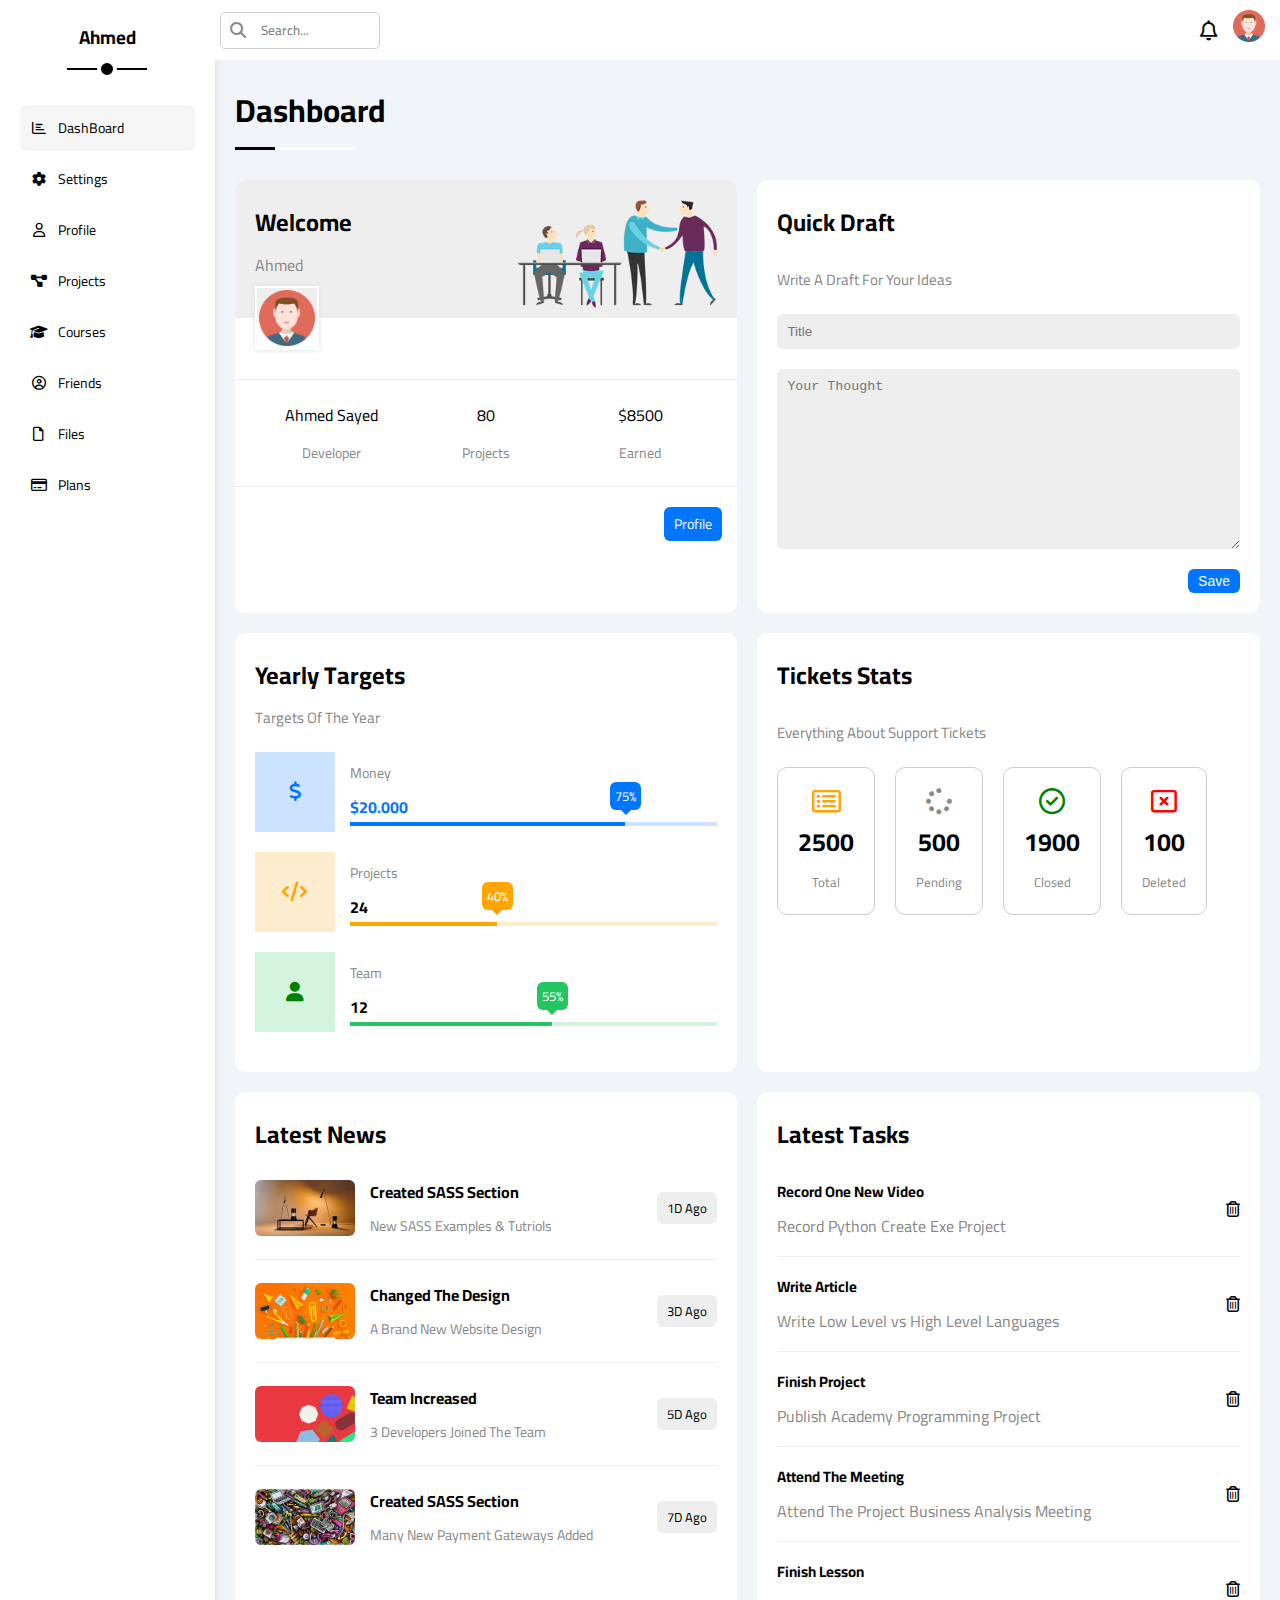
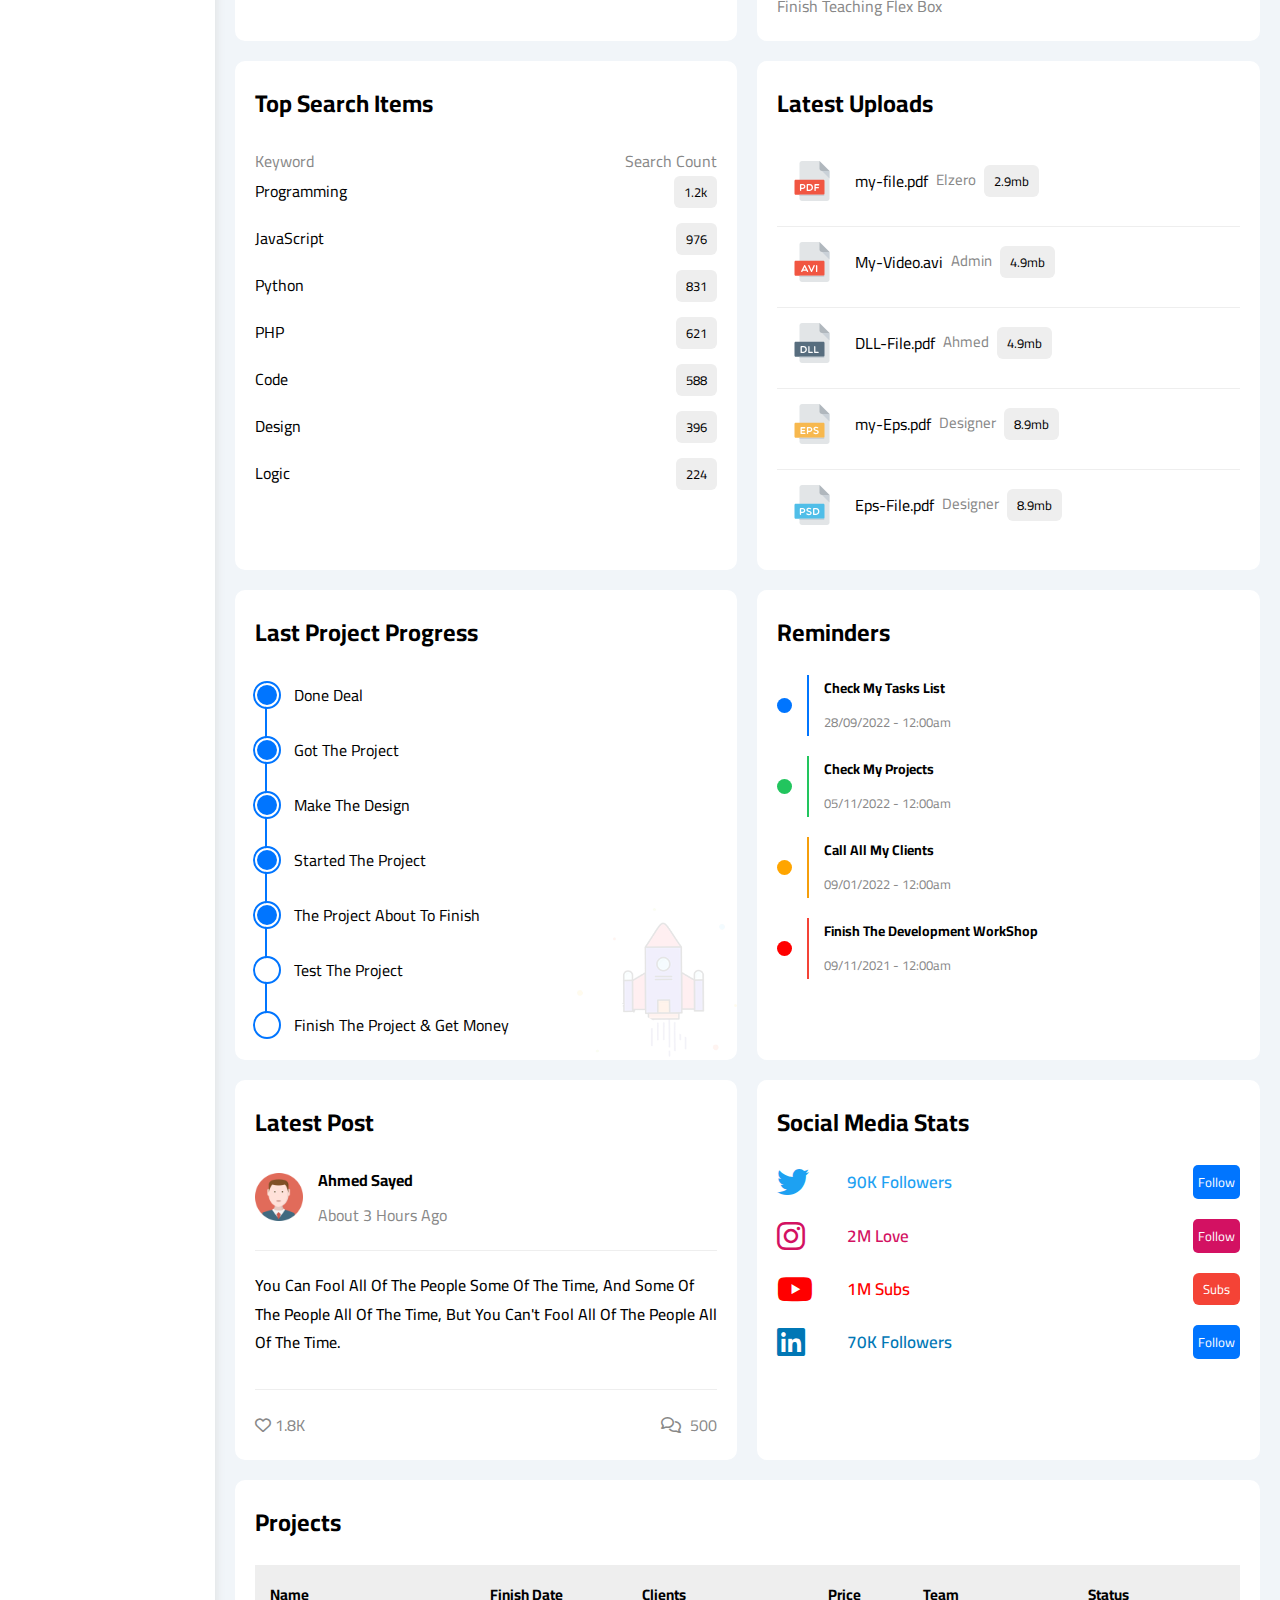
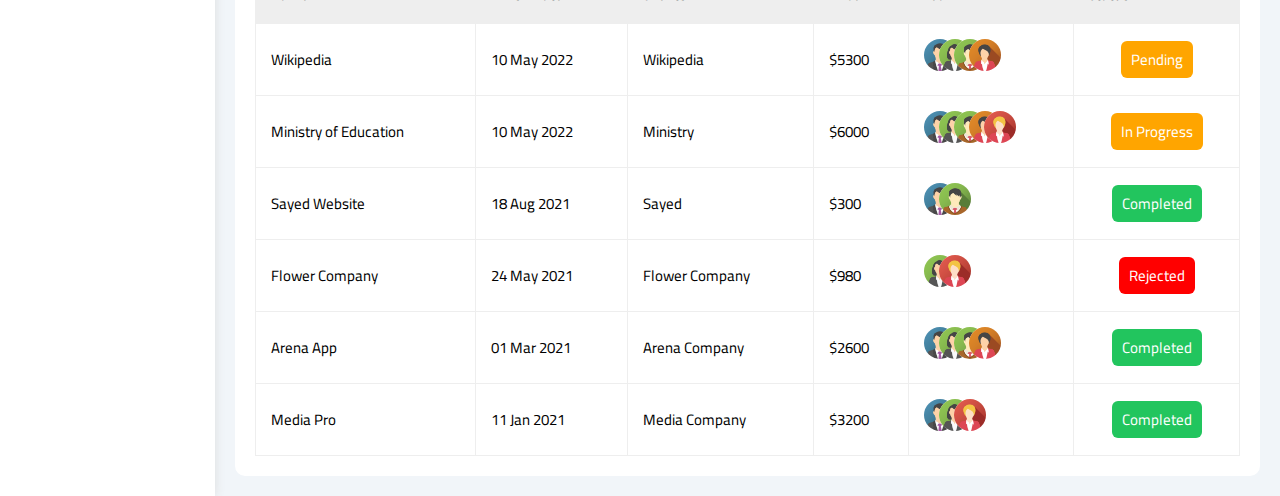
<file: index.html>
<!DOCTYPE html>
<html lang="en">
<head>
    <meta charset="UTF-8">
    <meta name="viewport" content="width=device-width, initial-scale=1.0">
    <title>DashBoard 4</title>
    <!-- Font Awesome Library -->
    <link rel="stylesheet" href="css/all.min.css">
    <!-- Frame Work File -->
    <link rel="stylesheet" href="css/framework.css">
    <!-- Css Style File -->
    <link rel="stylesheet" href="css/main.css">
    <!-- Css Quaries File -->
    <link rel="stylesheet" href="css/quaries.css">
    <!-- Google Font -->
    <link rel="preconnect" href="https://fonts.googleapis.com">
    <link rel="preconnect" href="https://fonts.gstatic.com" crossorigin>
    <link href="https://fonts.googleapis.com/css2?family=Cairo:wght@200;300;400;500;600;700;800;900;1000&family=Open+Sans:wght@300;400;500;600;700;800&family=Work+Sans:wght@200;300;400;500;600;800&display=swap" rel="stylesheet">
</head>
<body>
    <div class="page flex">
        <!-- Start Sidebar -->
        <div class="sidebar bg-white p-20 p-relative">
            <h3 class="relative txt-c mt-0">Ahmed</h3>
            <ul>
                <li>
                    <a class="active flex align-center fs-14 black rad-6 p-10" href="index.html">
                        <i class="fa-regular fa-chart-bar fa-fw"></i>
                        <span class="hide-mobile">DashBoard</span>
                    </a>
                </li>
                <li>
                    <a class="flex align-center fs-14 black rad-6 p-10" href="settings.html">
                        <i class="fa-solid fa-gear fa-fw"></i>
                        <span>Settings</span>
                    </a>
                </li>
                <li>
                    <a class="flex align-center fs-14 black rad-6 p-10" href="profile.html">
                        <i class="fa-regular fa-user fa-fw"></i>
                        <span>Profile</span>
                    </a>
                </li>
                <li>
                    <a class="flex align-center fs-14 black rad-6 p-10" href="projects.html">
                        <i class="fa-solid fa-diagram-project fa-fw"></i>
                        <span>Projects</span>
                    </a>
                </li>
                <li>
                    <a class="flex align-center fs-14 black rad-6 p-10" href="courses.html">
                        <i class="fa-solid fa-graduation-cap fa-fw"></i>
                        <span>Courses</span>
                    </a>
                </li>
                <li>
                    <a class="flex align-center fs-14 black rad-6 p-10" href="friends.html">
                        <i class="fa-regular fa-circle-user fa-fw"></i>
                        <span>Friends</span>
                    </a>
                </li>
                <li>
                    <a class="flex align-center fs-14 black rad-6 p-10" href="files.html">
                        <i class="fa-regular fa-file fa-fw"></i>
                        <span>Files</span>
                    </a>
                </li>
                <li>
                    <a class="flex align-center fs-14 black rad-6 p-10" href="plans.html">
                        <i class="fa-regular fa-credit-card fa-fw"></i>
                        <span>Plans</span>
                    </a>
                </li>
            </ul>
        </div>
        <!-- Start Content -->
        <div class="content w-full">
            <!-- Start head -->
            <div class="head bg-white p-15 flex align-center between-flex">
                <div class="search relative">
                    <input type="search" class="p-10 m-border" placeholder="Search...">
                </div>
                <div class="icons flex align-center">
                    <span class="relative">
                        <i class="fa-regular fa-bell fa-lg"></i>
                    </span>
                    <a href="profile.html">
                    <img src="images/avatar.png" alt="avatar">
                    </a>
                </div>
            </div>
            <!-- End Head -->
            <h1 class="relative">Dashboard</h1>
            <div class="wrapper grid gap-20">
                <div class="welcome bg-white rad-10 txt-c-mobile block-mobile">
                    <div class="intro p-20 flex space-between eee">
                        <div>
                            <h2 class="m-0">Welcome</h2>
                            <p class="grey mt-5">Ahmed</p>
                        </div>
                        <img class="hide-mobile" src="images/welcome.png" alt="">
                    </div>
                    <img src="images/avatar.png" alt="avatar" class="avatar">
                    <div class="body txt-c flex p-20 mt-20 mb-20 block-mobile">
                        <div>Ahmed Sayed <span class="d-block grey fs-14 mt-10">Developer</span></div>
                        <div>80 <span class="d-block grey fs-14 mt-10">Projects </span></div>
                        <div>$8500 <span class="d-block grey fs-14 mt-10">Earned</span></div>
                    </div>
                    <a href="profile.html" class="visit d-block fs-14 rad-6 bg-blue white w-fit btn-shape">Profile</a>
                </div>
                <!-- End Welcome -->
                <!-- Start Quick Draft  -->
                <div class="quick-draft p-20 bg-white rad-10">
                    <h2 class="mt-0 mb-10">
                        Quick Draft
                    </h2>
                    <p class="mt-0 mb-20 grey fs-15">Write A Draft For Your Ideas</p>
                    <form class="">
                        <input type="text" class="d-block mb-20 p-10 w-full eee rad-6 b-none" placeholder="Title">
                        <textarea class="d-block mb-20 p-10 w-full eee rad-6 b-none" placeholder="Your Thought"></textarea>
                        <input type="submit" value="Save" class="btn-shape save d-block fs-14 bg-blue white w-fit b-none">
                    </form>
                </div>
                <!-- Start Target -->
                <div class="targets p-20 bg-white rad-10">
                    <h2 class="mt-0 mb-5">Yearly Targets</h2>
                    <p class="mt-0 mb-20 grey fs-15">Targets Of The Year</p>
                    <div class="target-row mb-20 blue flex align-center">
                        <div class="icon center-flex justify-center">
                            <i class="fa-solid fa-dollar-sign fa-lg blue"></i>
                        </div>
                        <div class="details">
                            <span class="fs-14 grey">Money</span>
                            <span class="d-block mt-5 mb-10 fw-bold">$20.000</span>
                            <div class="progress relative">
                                <span class="bg-blue blue" style="width: 75%">
                                    <span class="bg-blue rad-6 white">75%</span>
                                </span>
                            </div>
                        </div>
                    </div>
                    <div class="target-row mb-20 orange flex align-center">
                        <div class="icon center-flex justify-center">
                            <i class="fa-solid fa-code fa-lg c-orange"></i>
                        </div>
                        <div class="details">
                            <span class="fs-14 grey">Projects</span>
                            <span class="d-block mt-5 mb-10 fw-bold">24</span>
                            <div class="progress relative">
                                <span class="orange bg-orange" style="width: 40%">
                                    <span class="rad-6 white bg-orange">40%</span>
                                </span>
                            </div>
                        </div>
                    </div>
                    <div class="target-row mb-20 green flex align-center">
                        <div class="icon center-flex justify-center">
                            <i class="fa-solid fa-user fa-lg c-green"></i>
                        </div>
                        <div class="details">
                            <span class="fs-14 grey">Team</span>
                            <span class="d-block mt-5 mb-10 fw-bold">12</span>
                            <div class="progress relative">
                                <span class="green bg-green" style="width: 55%">
                                    <span class="rad-6 white bg-green">55%</span>
                                </span>
                            </div>
                        </div>
                    </div>
                </div>
                <!-- Start Stats -->
                <div class="tickets p-20 bg-white rad-10">
                    <h2 class="mt-0 mb-10">Tickets Stats</h2>
                    <p class="mt-0 mb-20 grey fs-15">Everything About Support Tickets</p>
                    <div class="flex txt-c gap-20 f-wrap">
                        <div class="box p-20 rad-10 fs-13 grey">
                            <i class="fa-regular fa-rectangle-list fa-2x mb-10 c-orange"></i>
                            <span class="d-block black fw-bold fs-25 mb-5">2500</span>
                            Total
                        </div>
                        <div class="box p-20 rad-10 fs-13 grey">
                            <i class="fa-solid fa-spinner fa-2x mb-10 c-blue"></i>
                            <span class="d-block black fw-bold fs-25 mb-5">500</span>
                            Pending
                        </div>
                        <div class="box p-20 rad-10 fs-13 grey">
                            <i class="fa-regular fa-circle-check fa-2x mb-10 c-green"></i>
                            <span class="d-block black fw-bold fs-25 mb-5">1900</span>
                            Closed
                        </div>
                        <div class="box p-20 rad-10 fs-13 grey">
                            <i class="fa-regular fa-rectangle-xmark fa-2x mb-10 c-red"></i>
                            <span class="d-block black fw-bold fs-25 mb-5">100</span>
                            Deleted
                        </div>
                    </div>
                </div>
                <!-- Start latest News -->
                <div class="latest-news p-20 bg-white rad-10 txt-c-mobile">
                    <h2 class="mt-0 mb-20">Latest News</h2>
                    <div class="news-row flex align-center block-mobile">
                        <img class="rad-6 mr-15" src="images/news-01.png" alt="">
                        <div class="info">
                            <h3>Created SASS Section</h3>
                            <p class="m-0 fs-14 grey">New SASS Examples & Tutriols</p>
                        </div>
                        <div class="btn-shape eee fs-13 label">1D Ago</div>
                    </div>
                    <div class="news-row flex align-center block-mobile">
                        <img class="rad-6 mr-15" src="images/news-02.png" alt="">
                        <div class="info">
                            <h3>Changed The Design</h3>
                            <p class="m-0 fs-14 grey">A Brand New Website Design</p>
                        </div>
                        <div class="btn-shape eee fs-13 label">3D Ago</div>
                    </div>
                    <div class="news-row flex align-center block-mobile">
                        <img class="rad-6 mr-15" src="images/news-03.png" alt="">
                        <div class="info">
                            <h3>Team Increased</h3>
                            <p class="m-0 fs-14 grey">3 Developers Joined The Team</p>
                        </div>
                        <div class="btn-shape eee fs-13 label">5D Ago</div>
                    </div>
                    <div class="news-row flex align-center block-mobile">
                        <img class="rad-6 mr-15" src="images/news-04.png" alt="">
                        <div class="info">
                            <h3>Created SASS Section</h3>
                            <p class="m-0 fs-14 grey">Many New Payment Gateways Added</p>
                        </div>
                        <div class="btn-shape eee fs-13 label">7D Ago</div>
                    </div>
                </div>
                <!-- Start Tasks -->
                <div class="tasks p-20 bg-white rad-10">
                    <h2 class="mt-0 mb-20">Latest Tasks</h2>
                    <div class="task-row flex between-flex">
                        <div class="info">
                            <h3 class="mt-0 mb-5 fs-15">Record One New Video</h3>
                            <p class="m-0 grey">Record Python Create Exe Project</p>
                        </div>
                        <i class="fa-regular fa-trash-can delete"></i>
                    </div>
                    <div class="task-row flex between-flex">
                        <div class="info">
                            <h3 class="mt-0 mb-5 fs-15">Write Article</h3>
                            <p class="m-0 grey">Write Low Level vs High Level Languages</p>
                        </div>
                        <i class="fa-regular fa-trash-can delete"></i>
                    </div>
                    <div class="task-row flex between-flex">
                        <div class="info">
                            <h3 class="mt-0 mb-5 fs-15">Finish Project</h3>
                            <p class="m-0 grey">Publish Academy Programming Project</p>
                        </div>
                        <i class="fa-regular fa-trash-can delete"></i>
                    </div>
                    <div class="task-row flex between-flex">
                        <div class="info">
                            <h3 class="mt-0 mb-5 fs-15">Attend The Meeting</h3>
                            <p class="m-0 grey">Attend The Project Business Analysis Meeting</p>
                        </div>
                        <i class="fa-regular fa-trash-can delete"></i>
                    </div>
                    <div class="task-row flex between-flex">
                        <div class="info">
                            <h3 class="mt-0 mb-5 fs-15">Finish Lesson</h3>
                            <p class="m-0 grey">Finish Teaching Flex Box</p>
                        </div>
                        <i class="fa-regular fa-trash-can delete"></i>
                    </div>
                </div>
                <!-- Top Search -->
                <div class="search-items tasks p-20 bg-white rad-10">
                    <h2 class="mt-0 mb-20">Top Search Items</h2>
                    <div class="items-head flex mb-10 grey space-between">
                        <div>Keyword</div>
                        <div>Search Count</div>
                    </div>
                    <div class="items flex space-between p-15 pb-15">
                        <span>Programming</span>
                        <span class="eee fs-13 btn-shape">1.2k</span>
                    </div>
                    <div class="items flex space-between p-15 pb-15">
                        <span>JavaScript</span>
                        <span class="eee fs-13 btn-shape">976</span>
                    </div>
                    <div class="items flex space-between p-15 pb-15">
                        <span>Python</span>
                        <span class="eee fs-13 btn-shape">831</span>
                    </div>
                    <div class="items flex space-between p-15 pb-15">
                        <span>PHP</span>
                        <span class="eee fs-13 btn-shape">621</span>
                    </div>
                    <div class="items flex space-between p-15 pb-15">
                        <span>Code</span>
                        <span class="eee fs-13 btn-shape">588</span>
                    </div>
                    <div class="items flex space-between p-15 pb-15">
                        <span>Design</span>
                        <span class="eee fs-13 btn-shape">396</span>
                    </div>
                    <div class="items flex space-between p-15 pb-15">
                        <span>Logic</span>
                        <span class="eee fs-13 btn-shape">224</span>
                    </div>
                </div>
                <!-- Latest Upload -->
                <div class="latest-uploads p-20 bg-white rad-10">
                    <h2 class="mt-0 mb-20">Latest Uploads</h2>
                    <ul class="m-0">
                        <li class="between-flex pb-10 mb-10">
                            <div class="flex align-center">
                                <img src="images/pdf.svg" alt="">
                            <div class="flex align-center">
                                <span class="d-block">my-file.pdf</span>
                                <span class="fs-15 grey">Elzero</span>
                            </div>
                            <div class="eee btn-shape fs-13">2.9mb</div>
                            </div>
                        </li>
                        <li class="between-flex pb-10 mb-10">
                            <div class="flex align-center">
                                <img src="images/avi.svg" alt="">
                            <div class="flex align-center">
                                <span class="d-block">My-Video.avi</span>
                                <span class="fs-15 grey">Admin</span>
                            </div>
                            <div class="eee btn-shape fs-13">4.9mb</div>
                            </div>
                        </li>
                        <li class="between-flex pb-10 mb-10">
                            <div class="flex align-center">
                                <img src="images/dll.svg" alt="">
                            <div class="flex align-center">
                                <span class="d-block">DLL-File.pdf</span>
                                <span class="fs-15 grey">Ahmed</span>
                            </div>
                            <div class="eee btn-shape fs-13">4.9mb</div>
                            </div>
                        </li>
                        <li class="between-flex pb-10 mb-10">
                            <div class="flex align-center">
                                <img src="images/eps.svg" alt="">
                            <div class="flex align-center">
                                <span class="d-block">my-Eps.pdf</span>
                                <span class="fs-15 grey">Designer</span>
                            </div>
                            <div class="eee btn-shape fs-13">8.9mb</div>
                            </div>
                        </li>
                        <li class="between-flex pb-10 mb-10">
                            <div class="flex align-center">
                                <img src="images/psd.svg" alt="">
                            <div class="flex align-center">
                                <span class="d-block">Eps-File.pdf</span>
                                <span class="fs-15 grey">Designer</span>
                            </div>
                            <div class="eee btn-shape fs-13">8.9mb</div>
                            </div>
                        </li>
                    </ul>
                </div>
                <!-- Last Project -->
                <div class="last-project relative p-20 bg-white rad-10">
                    <h2 class="mt-0 mb-20">Last Project Progress</h2>
                    <ul class="m-0 relative">
                        <li class="mt-25 flex align-center done">Done Deal</li>
                        <li class="mt-25 flex align-center done">Got The Project</li>
                        <li class="mt-25 flex align-center done">Make The Design</li>
                        <li class="mt-25 flex align-center done">Started The Project</li>
                        <li class="mt-25 flex align-center done">The Project About To Finish</li>
                        <li class="mt-25 flex align-center current">Test The Project</li>
                        <li class="mt-25 flex align-center">Finish The Project &amp; Get Money</li>
                    </ul>
                    <img class="launch-icon hide-mobile" src="images/project.png" alt="Project Image">
                </div>
                <!-- Start Reminders -->
                <div class="reminders p-20 bg-white rad-10 relative">
                    <h2 class="mt-0 mb-25">Reminders</h2>
                    <ul class="m-0">
                        <li class="flex align-center mt-15 mb-20">
                            <span class="key bg-blue mr-15 d-block rad-half"></span>
                            <div class="bl-ue pl-15">
                                <p class="fs-14 fw-bold mt-0 mb-5">Check My Tasks List</p>
                                <span class="fs-13 grey">28/09/2022 - 12:00am</span>
                            </div>
                        </li>
                        <li class="flex align-center mt-15 mb-20">
                            <span class="key bg-green mr-15 d-block rad-half"></span>
                            <div class="green pl-15">
                                <p class="fs-14 fw-bold mt-0 mb-5">Check My Projects</p>
                                <span class="fs-13 grey">05/11/2022 - 12:00am</span>
                            </div>
                        </li>
                        <li class="flex align-center mt-15 mb-20">
                            <span class="key bg-orange mr-15 d-block rad-half"></span>
                            <div class="orange pl-15">
                                <p class="fs-14 fw-bold mt-0 mb-5">Call All My Clients</p>
                                <span class="fs-13 grey">09/01/2022 - 12:00am</span>
                            </div>
                        </li>
                        <li class="flex align-center mt-15 mb-20">
                            <span class="key bg-red mr-15 d-block rad-half"></span>
                            <div class="red pl-15">
                                <p class="fs-14 fw-bold mt-0 mb-5">Finish The Development WorkShop</p>
                                <span class="fs-13 grey">09/11/2021 - 12:00am</span>
                            </div>
                        </li>
                    </ul>
                </div>
                <!-- Latest Post -->
                <div class="latest-post p-20 bg-white rad-10 relative">
                    <h2 class="mt-0 mb-25">Latest Post</h2>
                    <div class="top flex align-center">
                        <img src="images/avatar.png" alt="Avatar" class="avatar mr-15">
                        <div class="info">
                            <span class="d-block mb-5 fw-bold">Ahmed Sayed</span>
                            <span class="grey">About 3 Hours Ago</span>
                        </div>
                    </div>
                    <div class="post-content txt-c-mobile pt-20 pb-20 mt-20 mb-20">
                        You can fool all of the people some of the time, and some of the people all of the time, but you can't 
                        fool all of the people all of the time.
                    </div>
                    <div class="post-stats between-flex grey">
                        <div>
                            <i class="fa-regular fa-heart heart"></i>
                            <span>1.8K</span>
                        </div>
                        <div>
                            <i class="fa-regular fa-comments comment mr-5"></i>
                            <span>500</span>
                        </div>
                    </div>
                </div>
                 <!-- Social Media  -->
                 <div class="social-media p-20 bg-white rad-10 relative">
                    <h2 class="mt-0 mb-25">Social Media Stats</h2>
                    <div class="box twitter p-15 relative mb-20 between-flex">
                        <i class="fa-brands fa-twitter fa-2x h-full center-flex"></i>
                        <span>90K Followers</span>
                        <a href="#" class="fs-13 btn-shape a-follow">Follow</a>
                    </div>
                    <div class="box insta p-15 relative mb-20 between-flex">
                        <i class="fa-brands fa-instagram fa-2x h-full center-flex insta"></i>
                        <span>2M Love</span>
                        <a href="#" class="fs-13 btn-shape a-follow-2">Follow</a>
                    </div>
                    <div class="box youtube p-15 relative mb-20 between-flex">
                        <i class="fa-brands fa-youtube fa-2x h-full center-flex"></i>
                        <span>1M Subs</span>
                        <a href="#" class="fs-13 btn-shape subs">Subs</a>
                    </div>
                    <div class="box linkedin p-15 relative mb-20 between-flex">
                        <i class="fa-brands fa-linkedin fa-2x h-full center-flex"></i>
                        <span>70K Followers</span>
                        <a href="#" class="fs-13 btn-shape a-follow">Follow</a>
                    </div>
                </div> 

            </div>
            <!-- Start Table -->
            <div class="projects p-20 bg-white rad-10 m-20">
                <h2 class="mt-0 mb-20">Projects</h2>
                <div class="responsive-table">
                    <table class="fs-15 w-full">
                        <thead>
                            <tr>
                                <td>Name</td>
                                <td>Finish Date</td>
                                <td>Clients</td>
                                <td>Price</td>
                                <td>Team</td>
                                <td>Status</td>
                            </tr>
                        </thead>
                        <tbody>
                            <tr>
                                <td>Wikipedia</td>
                                <td>10 May 2022</td>
                                <td>Wikipedia</td>
                                <td>$5300</td>
                                <td>
                                    <img src="images/team-01.png" alt="">
                                    <img src="images/team-02.png" alt="">
                                    <img src="images/team-03.png" alt="">
                                    <img src="images/team-04.png" alt="">
                                </td>
                                <td style="text-align: center;">
                                    <span class="label btn-shape bg-orange white">Pending</span>
                                </td>
                            </tr>
                            <tr>
                                <td>Ministry of Education</td>
                                <td>10 May 2022</td>
                                <td>Ministry</td>
                                <td>$6000</td>
                                <td>
                                    <img src="images/team-01.png" alt="">
                                    <img src="images/team-02.png" alt="">
                                    <img src="images/team-03.png" alt="">
                                    <img src="images/team-04.png" alt="">
                                    <img src="images/team-05.png" alt="">
                                </td>
                                <td style="text-align: center;">
                                    <span class="label btn-shape bg-orange white">In Progress</span>
                                </td>
                            </tr>
                            <tr>
                                <td>Sayed Website</td>
                                <td>18 Aug 2021</td>
                                <td>Sayed</td>
                                <td>$300</td>
                                <td>
                                    <img src="images/team-01.png" alt="">
                                    <img src="images/team-03.png" alt="">
                                </td>
                                <td style="text-align: center;"><span class="label btn-shape bg-green white">Completed</span></td>
                            </tr>
                            <tr>
                                <td>Flower Company</td>
                                <td>24 May 2021</td>
                                <td>Flower Company</td>
                                <td>$980</td>
                                <td>
                                    <img src="images/team-02.png" alt="">
                                    <img src="images/team-05.png" alt="">
                                </td>
                                <td style="text-align: center;"><span class="label btn-shape bg-red white">Rejected</span></td>
                            </tr>
                            <tr>
                                <td>Arena App</td>
                                <td>01 Mar 2021</td>
                                <td>Arena Company</td>
                                <td>$2600</td>
                                <td>
                                    <img src="images/team-01.png" alt="">
                                    <img src="images/team-02.png" alt="">
                                    <img src="images/team-03.png" alt="">
                                    <img src="images/team-04.png" alt="">
                                </td>
                                <td style="text-align: center;"><span class="label btn-shape bg-green white">Completed</span></td>
                            </tr>
                            <tr>
                                <td>Media Pro</td>
                                <td>11 Jan 2021</td>
                                <td>Media Company</td>
                                <td>$3200</td>
                                <td>
                                    <img src="images/team-01.png" alt="">
                                    <img src="images/team-02.png" alt="">
                                    <img src="images/team-05.png" alt="">
                                </td>
                                <td style="text-align: center;"><span class="label btn-shape bg-green white">Completed</span></td>
                            </tr>
                        </tbody>
                    </table>
                </div>
            </div>
        </div>
    </div>
</body>
</html>
</file>
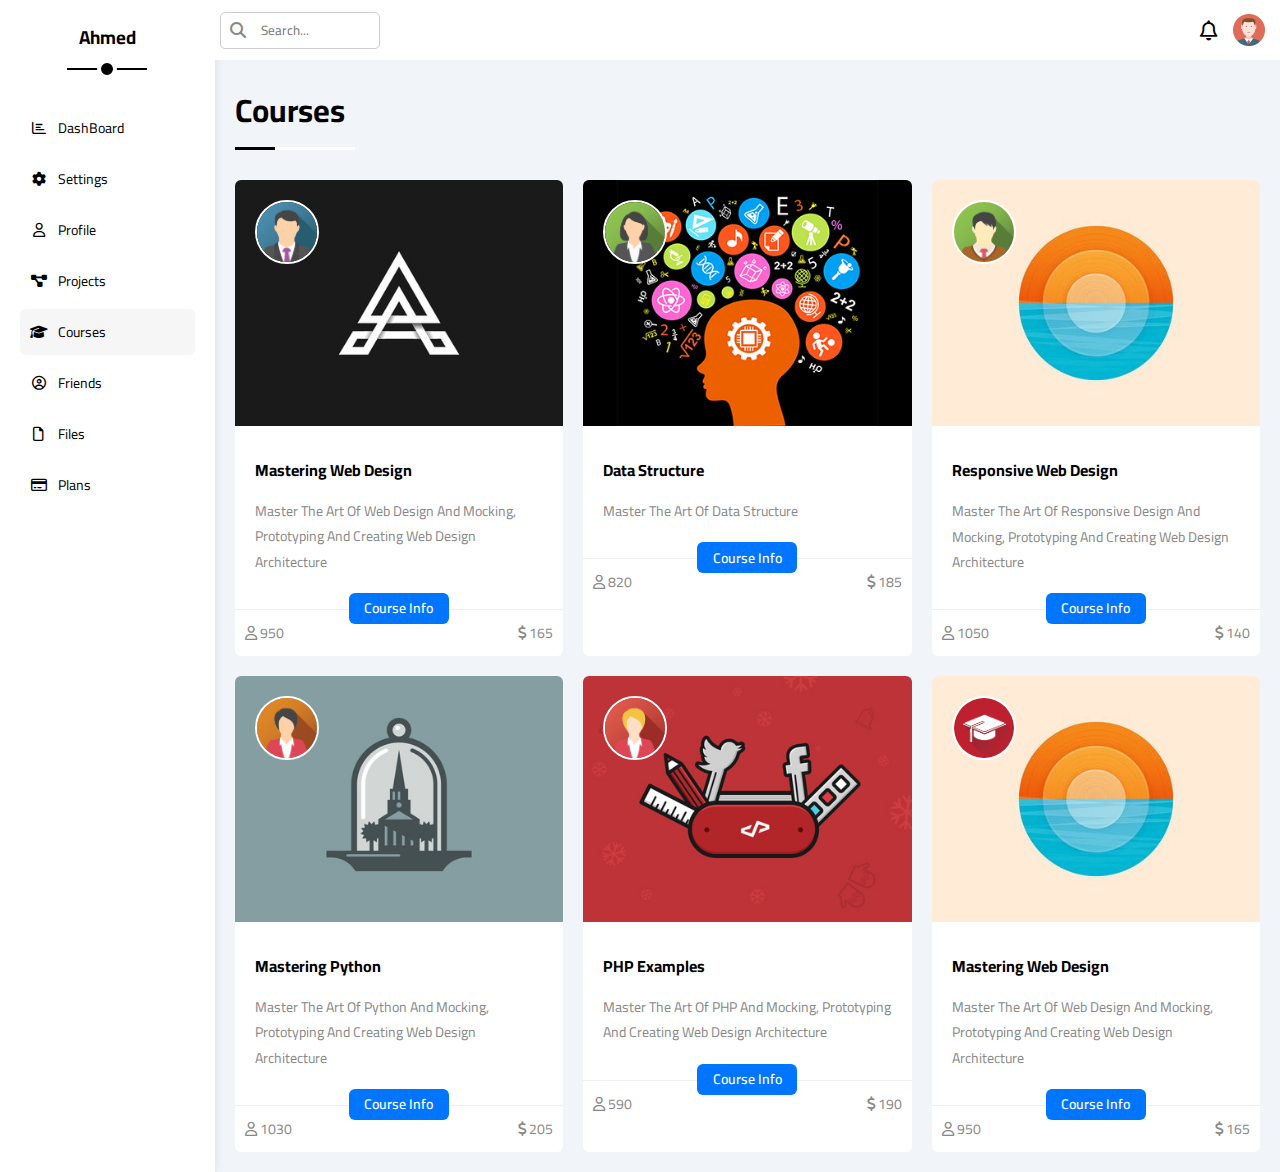
<file: courses.html>
<!DOCTYPE html>
<html lang="en">
<head>
    <meta charset="UTF-8">
    <meta name="viewport" content="width=device-width, initial-scale=1.0">
    <title>Courses</title>
    <!-- Font Awesome Library -->
    <link rel="stylesheet" href="css/all.min.css">
    <!-- Frame Work File -->
    <link rel="stylesheet" href="css/framework.css">
    <!-- Css Style File -->
    <link rel="stylesheet" href="css/main.css">
    <!-- Css Quaries File -->
    <link rel="stylesheet" href="css/quaries.css">
    <!-- Google Font -->
    <link rel="preconnect" href="https://fonts.googleapis.com">
    <link rel="preconnect" href="https://fonts.gstatic.com" crossorigin>
    <link href="https://fonts.googleapis.com/css2?family=Cairo:wght@200;300;400;500;600;700;800;900;1000&family=Open+Sans:wght@300;400;500;600;700;800&family=Work+Sans:wght@200;300;400;500;600;800&display=swap" rel="stylesheet">
</head>
<body>
    <div class="page flex">
        <!-- Start Sidebar -->
        <div class="sidebar bg-white p-20 p-relative">
            <h3 class="relative txt-c mt-0">Ahmed</h3>
            <ul>
                <li>
                    <a class="flex align-center fs-14 black rad-6 p-10" href="index.html">
                        <i class="fa-regular fa-chart-bar fa-fw"></i>
                        <span class="hide-mobile">DashBoard</span>
                    </a>
                </li>
                <li>
                    <a class="flex align-center fs-14 black rad-6 p-10" href="settings.html">
                        <i class="fa-solid fa-gear fa-fw"></i>
                        <span>Settings</span>
                    </a>
                </li>
                <li>
                    <a class="flex align-center fs-14 black rad-6 p-10" href="profile.html">
                        <i class="fa-regular fa-user fa-fw"></i>
                        <span>Profile</span>
                    </a>
                </li>
                <li>
                    <a class="flex align-center fs-14 black rad-6 p-10" href="projects.html">
                        <i class="fa-solid fa-diagram-project fa-fw"></i>
                        <span>Projects</span>
                    </a>
                </li>
                <li>
                    <a class="active flex align-center fs-14 black rad-6 p-10" href="courses.html">
                        <i class="fa-solid fa-graduation-cap fa-fw"></i>
                        <span>Courses</span>
                    </a>
                </li>
                <li>
                    <a class="flex align-center fs-14 black rad-6 p-10" href="friends.html">
                        <i class="fa-regular fa-circle-user fa-fw"></i>
                        <span>Friends</span>
                    </a>
                </li>
                <li>
                    <a class="flex align-center fs-14 black rad-6 p-10" href="files.html">
                        <i class="fa-regular fa-file fa-fw"></i>
                        <span>Files</span>
                    </a>
                </li>
                <li>
                    <a class="flex align-center fs-14 black rad-6 p-10" href="plans.html">
                        <i class="fa-regular fa-credit-card fa-fw"></i>
                        <span>Plans</span>
                    </a>
                </li>
                
            </ul>
        </div>
        <!-- Start Content -->
        <div class="content w-full">
            <!-- Start head -->
            <div class="head bg-white p-15 flex align-center between-flex">
                <div class="search relative">
                    <input type="search" class="p-10 m-border" placeholder="Search...">
                </div>
                <div class="icons flex align-center">
                    <span class="relative">
                        <i class="fa-regular fa-bell fa-lg"></i>
                    </span>
                    <img src="images/avatar.png" alt="avatar">
                </div>
            </div>
            <!-- End Head -->
            <h1 class="relative">Courses</h1>
            <div class="courses-page grid m-20 gap-20">
                <div class="course bg-white rad-6 relative">
                    <img class="cover" src="images/course-01.jpg" alt="Course Poster">
                    <img src="images/team-01.png" alt="Teacher" class="instructor">
                    <div class="p-20">
                        <h4 class="m-0">Mastering Web Design</h4>
                        <p class="description grey mt-15 fs-14">
                            Master The Art Of Web Design And Mocking, Prototyping And Creating Web Design Architecture
                        </p>
                    </div>
                    <div class="info p-15 relative between-flex">
                        <span class="title bg-blue white btn-shape">Course Info</span>
                        <span class="price grey">
                            <i class="fa-regular fa-user"></i>
                            950
                        </span>
                        <span class="price grey">
                            <i class="fa-solid fa-dollar-sign"></i>
                            165
                        </span>
                    </div>
                </div>
                <div class="course bg-white rad-6 relative">
                    <img class="cover" src="images/course-02.jpg" alt="Course Poster">
                    <img src="images/team-02.png" alt="Teacher" class="instructor">
                    <div class="p-20">
                        <h4 class="m-0">Data Structure</h4>
                        <p class="description grey mt-15 fs-14">
                            Master The Art Of Data Structure 
                        </p>
                    </div>
                    <div class="info p-15 relative between-flex">
                        <span class="title bg-blue white btn-shape">Course Info</span>
                        <span class="price grey">
                            <i class="fa-regular fa-user"></i>
                            820
                        </span>
                        <span class="price grey">
                            <i class="fa-solid fa-dollar-sign"></i>
                            185
                        </span>
                    </div>
                </div>
                <div class="course bg-white rad-6 relative">
                    <img class="cover" src="images/course-03.jpg" alt="Course Poster">
                    <img src="images/team-03.png" alt="Teacher" class="instructor">
                    <div class="p-20">
                        <h4 class="m-0">Responsive Web Design</h4>
                        <p class="description grey mt-15 fs-14">
                            Master The Art Of Responsive Design And Mocking, Prototyping And Creating Web Design Architecture
                        </p>
                    </div>
                    <div class="info p-15 relative between-flex">
                        <span class="title bg-blue white btn-shape">Course Info</span>
                        <span class="price grey">
                            <i class="fa-regular fa-user"></i>
                            1050
                        </span>
                        <span class="price grey">
                            <i class="fa-solid fa-dollar-sign"></i>
                            140
                        </span>
                    </div>
                </div>
                <div class="course bg-white rad-6 relative">
                    <img class="cover" src="images/course-04.jpg" alt="Course Poster">
                    <img src="images/team-04.png" alt="Teacher" class="instructor">
                    <div class="p-20">
                        <h4 class="m-0">Mastering Python</h4>
                        <p class="description grey mt-15 fs-14">
                            Master The Art Of Python And Mocking, Prototyping And Creating Web Design Architecture
                        </p>
                    </div>
                    <div class="info p-15 relative between-flex">
                        <span class="title bg-blue white btn-shape">Course Info</span>
                        <span class="price grey">
                            <i class="fa-regular fa-user"></i>
                            1030
                        </span>
                        <span class="price grey">
                            <i class="fa-solid fa-dollar-sign"></i>
                            205
                        </span>
                    </div>
                </div>
                <div class="course bg-white rad-6 relative">
                    <img class="cover" src="images/course-05.jpg" alt="Course Poster">
                    <img src="images/team-05.png" alt="Teacher" class="instructor">
                    <div class="p-20">
                        <h4 class="m-0">PHP Examples</h4>
                        <p class="description grey mt-15 fs-14">
                            Master The Art Of PHP And Mocking, Prototyping And Creating Web Design Architecture
                        </p>
                    </div>
                    <div class="info p-15 relative between-flex">
                        <span class="title bg-blue white btn-shape">Course Info</span>
                        <span class="price grey">
                            <i class="fa-regular fa-user"></i>
                            590
                        </span>
                        <span class="price grey">
                            <i class="fa-solid fa-dollar-sign"></i>
                            190
                        </span>
                    </div>
                </div>
                <div class="course bg-white rad-6 relative">
                    <img class="cover" src="images/course-03.jpg" alt="Course Poster">
                    <img src="images/activity-02.png" alt="Teacher" class="instructor">
                    <div class="p-20">
                        <h4 class="m-0">Mastering Web Design</h4>
                        <p class="description grey mt-15 fs-14">
                            Master The Art Of Web Design And Mocking, Prototyping And Creating Web Design Architecture
                        </p>
                    </div>
                    <div class="info p-15 relative between-flex">
                        <span class="title bg-blue white btn-shape">Course Info</span>
                        <span class="price grey">
                            <i class="fa-regular fa-user"></i>
                            950
                        </span>
                        <span class="price grey">
                            <i class="fa-solid fa-dollar-sign"></i>
                            165
                        </span>
                    </div>
                </div>
            </div>
</div>
</body>
</html>
</file>
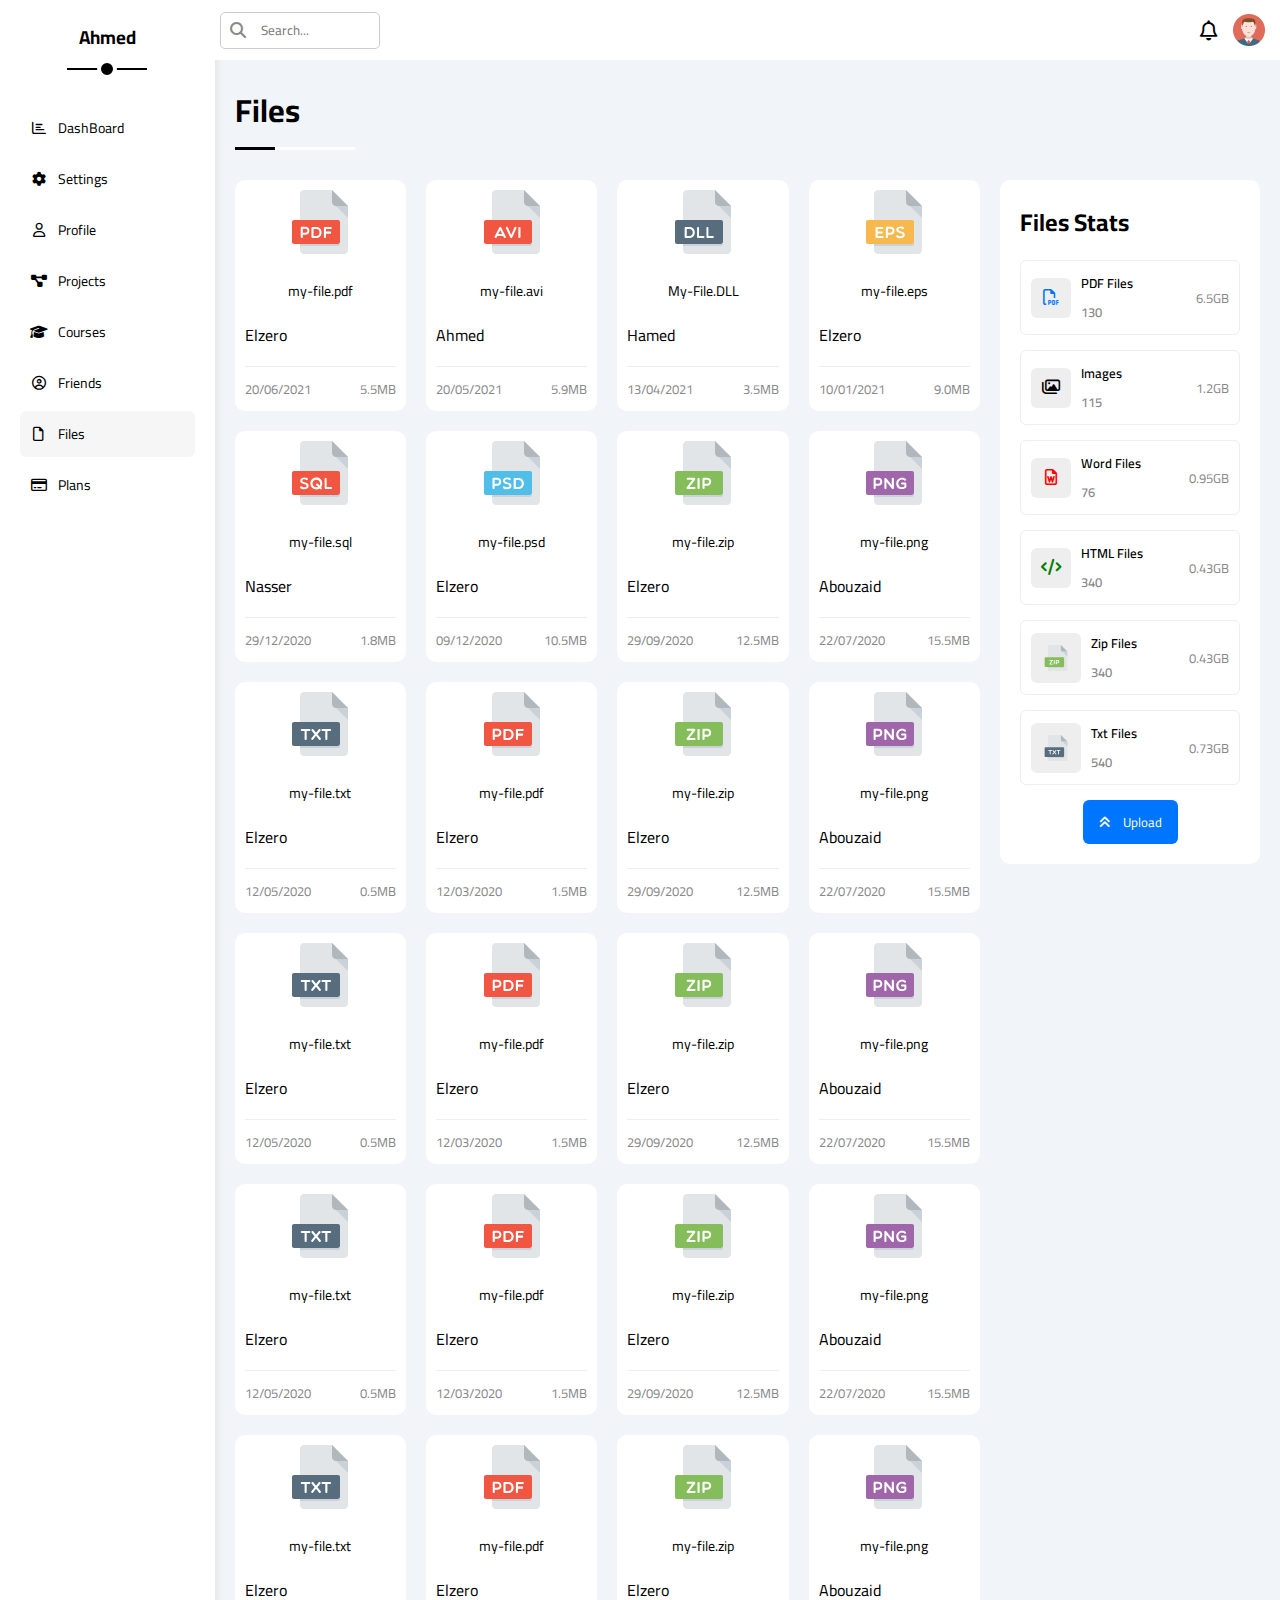
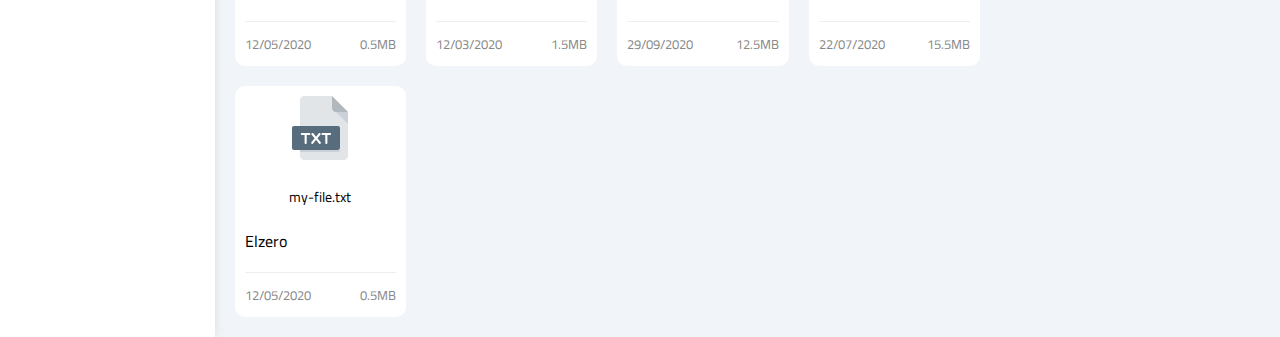
<file: files.html>
<!DOCTYPE html>
<html lang="en">
<head>
    <meta charset="UTF-8">
    <meta name="viewport" content="width=device-width, initial-scale=1.0">
    <title>Friends</title>
    <!-- Font Awesome Library -->
    <link rel="stylesheet" href="css/all.min.css">
    <!-- Frame Work File -->
    <link rel="stylesheet" href="css/framework.css">
    <!-- Css Style File -->
    <link rel="stylesheet" href="css/main.css">
    <!-- Css Quaries File -->
    <link rel="stylesheet" href="css/quaries.css">
    <!-- Google Font -->
    <link rel="preconnect" href="https://fonts.googleapis.com">
    <link rel="preconnect" href="https://fonts.gstatic.com" crossorigin>
    <link href="https://fonts.googleapis.com/css2?family=Cairo:wght@200;300;400;500;600;700;800;900;1000&family=Open+Sans:wght@300;400;500;600;700;800&family=Work+Sans:wght@200;300;400;500;600;800&display=swap" rel="stylesheet">
</head>
<body>
    <div class="page flex">
        <!-- Start Sidebar -->
        <div class="sidebar bg-white p-20 p-relative">
            <h3 class="relative txt-c mt-0">Ahmed</h3>
            <ul>
                <li>
                    <a class="flex align-center fs-14 black rad-6 p-10" href="index.html">
                        <i class="fa-regular fa-chart-bar fa-fw"></i>
                        <span class="hide-mobile">DashBoard</span>
                    </a>
                </li>
                <li>
                    <a class="flex align-center fs-14 black rad-6 p-10" href="settings.html">
                        <i class="fa-solid fa-gear fa-fw"></i>
                        <span>Settings</span>
                    </a>
                </li>
                <li>
                    <a class="flex align-center fs-14 black rad-6 p-10" href="profile.html">
                        <i class="fa-regular fa-user fa-fw"></i>
                        <span>Profile</span>
                    </a>
                </li>
                <li>
                    <a class="flex align-center fs-14 black rad-6 p-10" href="projects.html">
                        <i class="fa-solid fa-diagram-project fa-fw"></i>
                        <span>Projects</span>
                    </a>
                </li>
                <li>
                    <a class="flex align-center fs-14 black rad-6 p-10" href="courses.html">
                        <i class="fa-solid fa-graduation-cap fa-fw"></i>
                        <span>Courses</span>
                    </a>
                </li>
                <li>
                    <a class="flex align-center fs-14 black rad-6 p-10" href="friends.html">
                        <i class="fa-regular fa-circle-user fa-fw"></i>
                        <span>Friends</span>
                    </a>
                </li>
                <li>
                    <a class="active flex align-center fs-14 black rad-6 p-10" href="files.html">
                        <i class="fa-regular fa-file fa-fw"></i>
                        <span>Files</span>
                    </a>
                </li>
                <li>
                    <a class="flex align-center fs-14 black rad-6 p-10" href="plans.html">
                        <i class="fa-regular fa-credit-card fa-fw"></i>
                        <span>Plans</span>
                    </a>
                </li>
                
            </ul>
        </div>
        <!-- Start Content -->
        <div class="content w-full">
            <!-- Start head -->
            <div class="head bg-white p-15 flex align-center between-flex">
                <div class="search relative">
                    <input type="search" class="p-10 m-border" placeholder="Search...">
                </div>
                <div class="icons flex align-center">
                    <span class="relative">
                        <i class="fa-regular fa-bell fa-lg"></i>
                    </span>
                    <img src="images/avatar.png" alt="avatar">
                </div>
            </div>
            <!-- End Head -->
            <h1 class="relative">Files</h1>
            <div class="files-page flex m-20 gap-20">
                <div class="files-stats rad-10 bg-white p-20">
                    <h2 class="txt-c-mobile mb-15 mt-0">Files Stats</h2>
                    <div class="flex align-center border-eee p-10 rad-6 mb-15 fs-13">
                        <i class="fa-regular fa-file-pdf fa-lg blue center-flex icon"></i>
                        <div class="info">
                            <span>PDF Files</span>
                            <span class="grey d-block mt-5">130</span>
                        </div>
                        <div class="size grey">6.5GB</div>
                    </div>
                    <div class="flex align-center border-eee p-10 rad-6 mb-15 fs-13">
                        <i class="fa-regular fa-images fa-lg bl-ue center-flex icon"></i>
                        <div class="info">
                            <span>Images</span>
                            <span class="grey d-block mt-5">115</span>
                        </div>
                        <div class="size grey">1.2GB</div>
                    </div>
                    <div class="flex align-center border-eee p-10 rad-6 mb-15 fs-13">
                        <i class="fa-regular fa-file-word fa-lg c-red center-flex icon"></i>
                        <div class="info">
                            <span>Word Files</span>
                            <span class="grey d-block mt-5">76</span>
                        </div>
                        <div class="size grey">0.95GB</div>
                    </div>
                    <div class="flex align-center border-eee p-10 rad-6 mb-15 fs-13">
                        <i class="fa-solid fa-code fa-lg c-green center-flex icon"></i>
                        <div class="info">
                            <span>HTML Files</span>
                            <span class="grey d-block mt-5">340</span>
                        </div>
                        <div class="size grey">0.43GB</div>
                    </div>
                    <div class="flex align-center border-eee p-10 rad-6 mb-15 fs-13">
                        <img style="width: 50px;height: 50px;" src="images/zip.svg" class="c-green center-flex icon"></i>
                        <div class="info">
                            <span>Zip Files</span>
                            <span class="grey d-block mt-5">340</span>
                        </div>
                        <div class="size grey">0.43GB</div>
                    </div>
                    <div class="flex align-center border-eee p-10 rad-6 mb-15 fs-13">
                        <img style="width: 50px;height: 50px;" src="images/txt.svg" class="c-green center-flex icon"></i>
                        <div class="info">
                            <span>Txt Files</span>
                            <span class="grey d-block mt-5">540</span>
                        </div>
                        <div class="size grey">0.73GB</div>
                    </div>
                    <a href="" class="upload bg-blue white btn-shape fs-13 rad-6 d-block w-fit">
                        <i class="fa-solid fa-angles-up mr-10"></i>
                        Upload
                    </a>
                </div>
                <div class="files-content grid gap-20">
                    <div class="file bg-white p-10 rad-10">
                        <i class="fa-solid fa-downlaod grey absolute"></i>
                        <div class="icon txt-c">
                            <img class="mt-15 mb-15" src="images/pdf.svg" alt="PDF icon">
                        </div>
                        <div class="txt-c mb-10 fs-14">my-file.pdf</div>
                        <p claas="grey fs-13">Elzero</p>
                        <div class="info between-flex mt-10 pt-10 fs-13 grey">
                            <span>20/06/2021</span>
                            <span>5.5MB</span>
                        </div>
                    </div>
                    <div class="file bg-white p-10 rad-10">
                        <i class="fa-solid fa-downlaod grey absolute"></i>
                        <div class="icon txt-c">
                            <img class="mt-15 mb-15" src="images/avi.svg" alt="PDF icon">
                        </div>
                        <div class="txt-c mb-10 fs-14">my-file.avi</div>
                        <p claas="grey fs-13">Ahmed</p>
                        <div class="info between-flex mt-10 pt-10 fs-13 grey">
                            <span>20/05/2021</span>
                            <span>5.9MB</span>
                        </div>
                    </div>
                    <div class="file bg-white p-10 rad-10">
                        <i class="fa-solid fa-downlaod grey absolute"></i>
                        <div class="icon txt-c">
                            <img class="mt-15 mb-15" src="images/dll.svg" alt="PDF icon">
                        </div>
                        <div class="txt-c mb-10 fs-14">My-File.DLL</div>
                        <p claas="grey fs-13">Hamed</p>
                        <div class="info between-flex mt-10 pt-10 fs-13 grey">
                            <span>13/04/2021</span>
                            <span>3.5MB</span>
                        </div>
                    </div>
                    <div class="file bg-white p-10 rad-10">
                        <i class="fa-solid fa-downlaod grey absolute"></i>
                        <div class="icon txt-c">
                            <img class="mt-15 mb-15" src="images/eps.svg" alt="PDF icon">
                        </div>
                        <div class="txt-c mb-10 fs-14">my-file.eps</div>
                        <p claas="grey fs-13">Elzero</p>
                        <div class="info between-flex mt-10 pt-10 fs-13 grey">
                            <span>10/01/2021</span>
                            <span>9.0MB</span>
                        </div>
                    </div>
                    <div class="file bg-white p-10 rad-10">
                        <i class="fa-solid fa-downlaod grey absolute"></i>
                        <div class="icon txt-c">
                            <img class="mt-15 mb-15" src="images/sql.svg
                            " alt="PDF icon">
                        </div>
                        <div class="txt-c mb-10 fs-14">my-file.sql</div>
                        <p claas="grey fs-13">Nasser</p>
                        <div class="info between-flex mt-10 pt-10 fs-13 grey">
                            <span>29/12/2020</span>
                            <span>1.8MB</span>
                        </div>
                    </div>
                    <div class="file bg-white p-10 rad-10">
                        <i class="fa-solid fa-downlaod grey absolute"></i>
                        <div class="icon txt-c">
                            <img class="mt-15 mb-15" src="images/psd.svg" alt="PDF icon">
                        </div>
                        <div class="txt-c mb-10 fs-14">my-file.psd</div>
                        <p claas="grey fs-13">Elzero</p>
                        <div class="info between-flex mt-10 pt-10 fs-13 grey">
                            <span>09/12/2020</span>
                            <span>10.5MB</span>
                        </div>
                    </div>
                    <div class="file bg-white p-10 rad-10">
                        <i class="fa-solid fa-downlaod grey absolute"></i>
                        <div class="icon txt-c">
                            <img class="mt-15 mb-15" src="images/zip.svg" alt="PDF icon">
                        </div>
                        <div class="txt-c mb-10 fs-14">my-file.zip</div>
                        <p claas="grey fs-13">Elzero</p>
                        <div class="info between-flex mt-10 pt-10 fs-13 grey">
                            <span>29/09/2020</span>
                            <span>12.5MB</span>
                        </div>
                    </div>
                    <div class="file bg-white p-10 rad-10">
                        <i class="fa-solid fa-downlaod grey absolute"></i>
                        <div class="icon txt-c">
                            <img class="mt-15 mb-15" src="images/png.svg" alt="PDF icon">
                        </div>
                        <div class="txt-c mb-10 fs-14">my-file.png</div>
                        <p claas="grey fs-13">Abouzaid</p>
                        <div class="info between-flex mt-10 pt-10 fs-13 grey">
                            <span>22/07/2020</span>
                            <span>15.5MB</span>
                        </div>
                    </div>
                    <div class="file bg-white p-10 rad-10">
                        <i class="fa-solid fa-downlaod grey absolute"></i>
                        <div class="icon txt-c">
                            <img class="mt-15 mb-15" src="images/txt.svg" alt="PDF icon">
                        </div>
                        <div class="txt-c mb-10 fs-14">my-file.txt</div>
                        <p claas="grey fs-13">Elzero</p>
                        <div class="info between-flex mt-10 pt-10 fs-13 grey">
                            <span>12/05/2020</span>
                            <span>0.5MB</span>
                        </div>
                    </div>
                    <div class="file bg-white p-10 rad-10">
                        <i class="fa-solid fa-downlaod grey absolute"></i>
                        <div class="icon txt-c">
                            <img class="mt-15 mb-15" src="images/pdf.svg" alt="PDF icon">
                        </div>
                        <div class="txt-c mb-10 fs-14">my-file.pdf</div>
                        <p claas="grey fs-13">Elzero</p>
                        <div class="info between-flex mt-10 pt-10 fs-13 grey">
                            <span>12/03/2020</span>
                            <span>1.5MB</span>
                        </div>
                    </div>
                    <div class="file bg-white p-10 rad-10">
                        <i class="fa-solid fa-downlaod grey absolute"></i>
                        <div class="icon txt-c">
                            <img class="mt-15 mb-15" src="images/zip.svg" alt="PDF icon">
                        </div>
                        <div class="txt-c mb-10 fs-14">my-file.zip</div>
                        <p claas="grey fs-13">Elzero</p>
                        <div class="info between-flex mt-10 pt-10 fs-13 grey">
                            <span>29/09/2020</span>
                            <span>12.5MB</span>
                        </div>
                    </div>
                    <div class="file bg-white p-10 rad-10">
                        <i class="fa-solid fa-downlaod grey absolute"></i>
                        <div class="icon txt-c">
                            <img class="mt-15 mb-15" src="images/png.svg" alt="PDF icon">
                        </div>
                        <div class="txt-c mb-10 fs-14">my-file.png</div>
                        <p claas="grey fs-13">Abouzaid</p>
                        <div class="info between-flex mt-10 pt-10 fs-13 grey">
                            <span>22/07/2020</span>
                            <span>15.5MB</span>
                        </div>
                    </div>
                    <div class="file bg-white p-10 rad-10">
                        <i class="fa-solid fa-downlaod grey absolute"></i>
                        <div class="icon txt-c">
                            <img class="mt-15 mb-15" src="images/txt.svg" alt="PDF icon">
                        </div>
                        <div class="txt-c mb-10 fs-14">my-file.txt</div>
                        <p claas="grey fs-13">Elzero</p>
                        <div class="info between-flex mt-10 pt-10 fs-13 grey">
                            <span>12/05/2020</span>
                            <span>0.5MB</span>
                        </div>
                    </div>
                    <div class="file bg-white p-10 rad-10">
                        <i class="fa-solid fa-downlaod grey absolute"></i>
                        <div class="icon txt-c">
                            <img class="mt-15 mb-15" src="images/pdf.svg" alt="PDF icon">
                        </div>
                        <div class="txt-c mb-10 fs-14">my-file.pdf</div>
                        <p claas="grey fs-13">Elzero</p>
                        <div class="info between-flex mt-10 pt-10 fs-13 grey">
                            <span>12/03/2020</span>
                            <span>1.5MB</span>
                        </div>
                    </div>
                    <div class="file bg-white p-10 rad-10">
                        <i class="fa-solid fa-downlaod grey absolute"></i>
                        <div class="icon txt-c">
                            <img class="mt-15 mb-15" src="images/zip.svg" alt="PDF icon">
                        </div>
                        <div class="txt-c mb-10 fs-14">my-file.zip</div>
                        <p claas="grey fs-13">Elzero</p>
                        <div class="info between-flex mt-10 pt-10 fs-13 grey">
                            <span>29/09/2020</span>
                            <span>12.5MB</span>
                        </div>
                    </div>
                    <div class="file bg-white p-10 rad-10">
                        <i class="fa-solid fa-downlaod grey absolute"></i>
                        <div class="icon txt-c">
                            <img class="mt-15 mb-15" src="images/png.svg" alt="PDF icon">
                        </div>
                        <div class="txt-c mb-10 fs-14">my-file.png</div>
                        <p claas="grey fs-13">Abouzaid</p>
                        <div class="info between-flex mt-10 pt-10 fs-13 grey">
                            <span>22/07/2020</span>
                            <span>15.5MB</span>
                        </div>
                    </div>
                    <div class="file bg-white p-10 rad-10">
                        <i class="fa-solid fa-downlaod grey absolute"></i>
                        <div class="icon txt-c">
                            <img class="mt-15 mb-15" src="images/txt.svg" alt="PDF icon">
                        </div>
                        <div class="txt-c mb-10 fs-14">my-file.txt</div>
                        <p claas="grey fs-13">Elzero</p>
                        <div class="info between-flex mt-10 pt-10 fs-13 grey">
                            <span>12/05/2020</span>
                            <span>0.5MB</span>
                        </div>
                    </div>
                    <div class="file bg-white p-10 rad-10">
                        <i class="fa-solid fa-downlaod grey absolute"></i>
                        <div class="icon txt-c">
                            <img class="mt-15 mb-15" src="images/pdf.svg" alt="PDF icon">
                        </div>
                        <div class="txt-c mb-10 fs-14">my-file.pdf</div>
                        <p claas="grey fs-13">Elzero</p>
                        <div class="info between-flex mt-10 pt-10 fs-13 grey">
                            <span>12/03/2020</span>
                            <span>1.5MB</span>
                        </div>
                    </div>
                    <div class="file bg-white p-10 rad-10">
                        <i class="fa-solid fa-downlaod grey absolute"></i>
                        <div class="icon txt-c">
                            <img class="mt-15 mb-15" src="images/zip.svg" alt="PDF icon">
                        </div>
                        <div class="txt-c mb-10 fs-14">my-file.zip</div>
                        <p claas="grey fs-13">Elzero</p>
                        <div class="info between-flex mt-10 pt-10 fs-13 grey">
                            <span>29/09/2020</span>
                            <span>12.5MB</span>
                        </div>
                    </div>
                    <div class="file bg-white p-10 rad-10">
                        <i class="fa-solid fa-downlaod grey absolute"></i>
                        <div class="icon txt-c">
                            <img class="mt-15 mb-15" src="images/png.svg" alt="PDF icon">
                        </div>
                        <div class="txt-c mb-10 fs-14">my-file.png</div>
                        <p claas="grey fs-13">Abouzaid</p>
                        <div class="info between-flex mt-10 pt-10 fs-13 grey">
                            <span>22/07/2020</span>
                            <span>15.5MB</span>
                        </div>
                    </div>
                    <div class="file bg-white p-10 rad-10">
                        <i class="fa-solid fa-downlaod grey absolute"></i>
                        <div class="icon txt-c">
                            <img class="mt-15 mb-15" src="images/txt.svg" alt="PDF icon">
                        </div>
                        <div class="txt-c mb-10 fs-14">my-file.txt</div>
                        <p claas="grey fs-13">Elzero</p>
                        <div class="info between-flex mt-10 pt-10 fs-13 grey">
                            <span>12/05/2020</span>
                            <span>0.5MB</span>
                        </div>
                    </div>
                    <div class="file bg-white p-10 rad-10">
                        <i class="fa-solid fa-downlaod grey absolute"></i>
                        <div class="icon txt-c">
                            <img class="mt-15 mb-15" src="images/pdf.svg" alt="PDF icon">
                        </div>
                        <div class="txt-c mb-10 fs-14">my-file.pdf</div>
                        <p claas="grey fs-13">Elzero</p>
                        <div class="info between-flex mt-10 pt-10 fs-13 grey">
                            <span>12/03/2020</span>
                            <span>1.5MB</span>
                        </div>
                    </div>
                    <div class="file bg-white p-10 rad-10">
                        <i class="fa-solid fa-downlaod grey absolute"></i>
                        <div class="icon txt-c">
                            <img class="mt-15 mb-15" src="images/zip.svg" alt="PDF icon">
                        </div>
                        <div class="txt-c mb-10 fs-14">my-file.zip</div>
                        <p claas="grey fs-13">Elzero</p>
                        <div class="info between-flex mt-10 pt-10 fs-13 grey">
                            <span>29/09/2020</span>
                            <span>12.5MB</span>
                        </div>
                    </div>
                    <div class="file bg-white p-10 rad-10">
                        <i class="fa-solid fa-downlaod grey absolute"></i>
                        <div class="icon txt-c">
                            <img class="mt-15 mb-15" src="images/png.svg" alt="PDF icon">
                        </div>
                        <div class="txt-c mb-10 fs-14">my-file.png</div>
                        <p claas="grey fs-13">Abouzaid</p>
                        <div class="info between-flex mt-10 pt-10 fs-13 grey">
                            <span>22/07/2020</span>
                            <span>15.5MB</span>
                        </div>
                    </div>
                    <div class="file bg-white p-10 rad-10">
                        <i class="fa-solid fa-downlaod grey absolute"></i>
                        <div class="icon txt-c">
                            <img class="mt-15 mb-15" src="images/txt.svg" alt="PDF icon">
                        </div>
                        <div class="txt-c mb-10 fs-14">my-file.txt</div>
                        <p claas="grey fs-13">Elzero</p>
                        <div class="info between-flex mt-10 pt-10 fs-13 grey">
                            <span>12/05/2020</span>
                            <span>0.5MB</span>
                        </div>
                    </div>
                </div>

            </div>
</div>
</body>
</html>
</file>
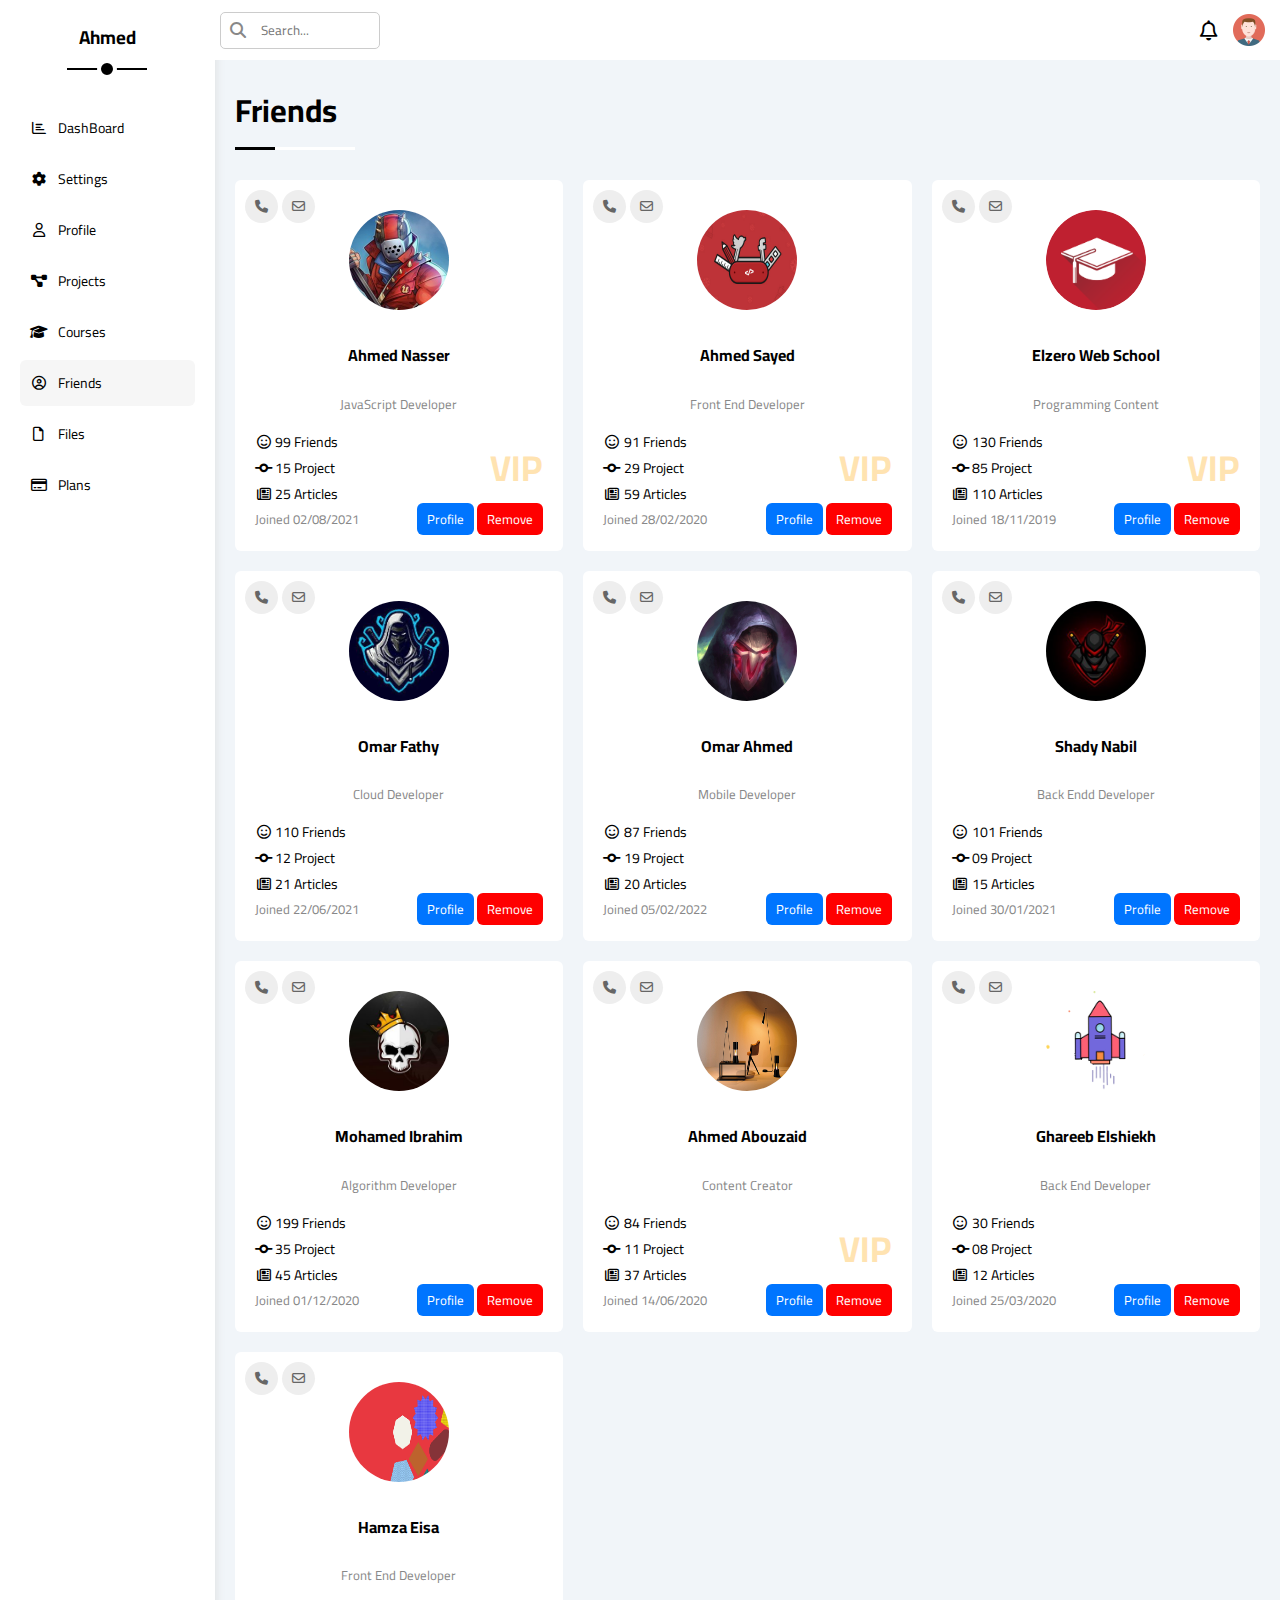
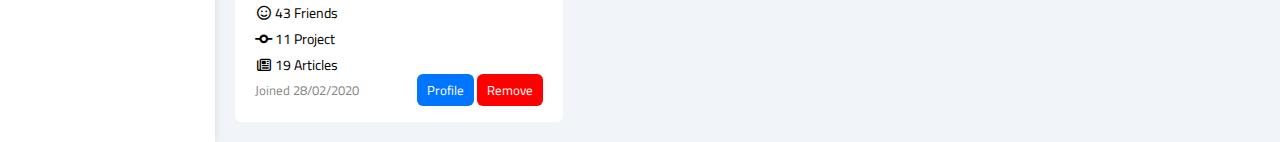
<file: friends.html>
<!DOCTYPE html>
<html lang="en">
<head>
    <meta charset="UTF-8">
    <meta name="viewport" content="width=device-width, initial-scale=1.0">
    <title>Friends</title>
    <!-- Font Awesome Library -->
    <link rel="stylesheet" href="css/all.min.css">
    <!-- Frame Work File -->
    <link rel="stylesheet" href="css/framework.css">
    <!-- Css Style File -->
    <link rel="stylesheet" href="css/main.css">
    <!-- Css Quaries File -->
    <link rel="stylesheet" href="css/quaries.css">
    <!-- Google Font -->
    <link rel="preconnect" href="https://fonts.googleapis.com">
    <link rel="preconnect" href="https://fonts.gstatic.com" crossorigin>
    <link href="https://fonts.googleapis.com/css2?family=Cairo:wght@200;300;400;500;600;700;800;900;1000&family=Open+Sans:wght@300;400;500;600;700;800&family=Work+Sans:wght@200;300;400;500;600;800&display=swap" rel="stylesheet">
</head>
<body>
    <div class="page flex">
        <!-- Start Sidebar -->
        <div class="sidebar bg-white p-20 p-relative">
            <h3 class="relative txt-c mt-0">Ahmed</h3>
            <ul>
                <li>
                    <a class="flex align-center fs-14 black rad-6 p-10" href="index.html">
                        <i class="fa-regular fa-chart-bar fa-fw"></i>
                        <span class="hide-mobile">DashBoard</span>
                    </a>
                </li>
                <li>
                    <a class="flex align-center fs-14 black rad-6 p-10" href="settings.html">
                        <i class="fa-solid fa-gear fa-fw"></i>
                        <span>Settings</span>
                    </a>
                </li>
                <li>
                    <a class="flex align-center fs-14 black rad-6 p-10" href="profile.html">
                        <i class="fa-regular fa-user fa-fw"></i>
                        <span>Profile</span>
                    </a>
                </li>
                <li>
                    <a class="flex align-center fs-14 black rad-6 p-10" href="projects.html">
                        <i class="fa-solid fa-diagram-project fa-fw"></i>
                        <span>Projects</span>
                    </a>
                </li>
                <li>
                    <a class="flex align-center fs-14 black rad-6 p-10" href="courses.html">
                        <i class="fa-solid fa-graduation-cap fa-fw"></i>
                        <span>Courses</span>
                    </a>
                </li>
                <li>
                    <a class="active flex align-center fs-14 black rad-6 p-10" href="friends.html">
                        <i class="fa-regular fa-circle-user fa-fw"></i>
                        <span>Friends</span>
                    </a>
                </li>
                <li>
                    <a class="flex align-center fs-14 black rad-6 p-10" href="files.html">
                        <i class="fa-regular fa-file fa-fw"></i>
                        <span>Files</span>
                    </a>
                </li>
                <li>
                    <a class="flex align-center fs-14 black rad-6 p-10" href="plans.html">
                        <i class="fa-regular fa-credit-card fa-fw"></i>
                        <span>Plans</span>
                    </a>
                </li>
                
            </ul>
        </div>
        <!-- Start Content -->
        <div class="content w-full">
            <!-- Start head -->
            <div class="head bg-white p-15 flex align-center between-flex">
                <div class="search relative">
                    <input type="search" class="p-10 m-border" placeholder="Search...">
                </div>
                <div class="icons flex align-center">
                    <span class="relative">
                        <i class="fa-regular fa-bell fa-lg"></i>
                    </span>
                    <img src="images/avatar.png" alt="avatar">
                </div>
            </div>
            <!-- End Head -->
            <h1 class="relative">Friends</h1>
            <div class="friends-page grid gap-20 m-20">
                <div id="friend" class="friend bg-white rad-6 p-20 relative">
                    <div class="contact">
                        <i class="fa-solid fa-phone"></i>
                        <i class="fa-regular fa-envelope"></i>
                    </div>
                    <div class="txt-c">
                        <img src="images/friend-01.jpg" alt="avatar" class="rad-half mt-10 mb-10 w-100 h-100">
                        <h4>Ahmed Nasser</h4>
                        <p class="grey fs-13 mt-5 mb-0">JavaScript Developer</p>
                    </div>
                    <div class="icons fs-14 relative">
                        <div class="mb-10">
                            <i class="fa-regular fa-face-smile fa-fw"></i>
                            <span>99 Friends</span>
                        </div>
                        <div class="mb-10">
                            <i class="fa-solid fa-code-commit fa-fw"></i>
                            <span>15 Project</span>
                        </div>
                        <div class="mb-10">
                            <i class="fa-regular fa-newspaper fa-fw"></i>
                            <span>25 Articles</span>
                        </div>
                        <span class="vip fw-bold c-orange">VIP</span>
                    </div>
                    <div class="info between-flex fs-13">
                        <span class="grey">Joined 02/08/2021</span>
                        <div>
                            <a class="span-hover bg-blue white btn-shape" href="profile.html">Profile</a>
                            <a id="span-hover-2" class="span-hover-2 bg-red white btn-shape" href="#">Remove</a>
                        </div>
                    </div>
                </div>
                <div id="friend" class="friend bg-white rad-6 p-20 relative">
                    <div class="contact">
                        <i class="fa-solid fa-phone"></i>
                        <i class="fa-regular fa-envelope"></i>
                    </div>
                    <div class="txt-c">
                        <img src="images/course-05.jpg" alt="avatar" class="rad-half mt-10 mb-10 w-100 h-100">
                        <h4>Ahmed Sayed</h4>
                        <p class="grey fs-13 mt-5 mb-0">Front End Developer
                    </div>
                    <div class="icons fs-14 relative">
                        <div class="mb-10">
                            <i class="fa-regular fa-face-smile fa-fw"></i>
                            <span>91 Friends</span>
                        </div>
                        <div class="mb-10">
                            <i class="fa-solid fa-code-commit fa-fw"></i>
                            <span>29 Project</span>
                        </div>
                        <div class="mb-10">
                            <i class="fa-regular fa-newspaper fa-fw"></i>
                            <span>59 Articles</span>
                        </div>
                        <span class="vip fw-bold c-orange">VIP</span>
                    </div>
                    <div class="info between-flex fs-13">
                        <span class="grey">Joined 28/02/2020</span>
                        <div>
                            <a class="span-hover bg-blue white btn-shape" href="profile.html">Profile</a>
                            <a class="span-hover-2 bg-red white btn-shape" href="">Remove</a>
                        </div>
                    </div>
                </div>
                <div id="friend" class="friend bg-white rad-6 p-20 relative">
                    <div class="contact">
                        <i class="fa-solid fa-phone"></i>
                        <i class="fa-regular fa-envelope"></i>
                    </div>
                    <div class="txt-c">
                        <img src="images/activity-02.png" alt="avatar" class="rad-half mt-10 mb-10 w-100 h-100">
                        <h4>Elzero Web School</h4>
                        <p class="grey fs-13 mt-5 mb-0">Programming Content</p>
                    </div>
                    <div class="icons fs-14 relative">
                        <div class="mb-10">
                            <i class="fa-regular fa-face-smile fa-fw"></i>
                            <span>130 Friends</span>
                        </div>
                        <div class="mb-10">
                            <i class="fa-solid fa-code-commit fa-fw"></i>
                            <span>85 Project</span>
                        </div>
                        <div class="mb-10">
                            <i class="fa-regular fa-newspaper fa-fw"></i>
                            <span>110 Articles</span>
                        </div>
                        <span class="vip fw-bold c-orange">VIP</span>
                    </div>
                    <div class="info between-flex fs-13">
                        <span class="grey">Joined 18/11/2019</span>
                        <div>
                            <a class="span-hover bg-blue white btn-shape" href="profile.html">Profile</a>
                            <a id="span-hover-2" class="span-hover-2 bg-red white btn-shape" href="#">Remove</a>
                        </div>
                    </div>
                </div>
                <div id="friend" class="friend bg-white rad-6 p-20 relative">
                    <div class="contact">
                        <i class="fa-solid fa-phone"></i>
                        <i class="fa-regular fa-envelope"></i>
                    </div>
                    <div class="txt-c">
                        <img src="images/friend-02.jpg" alt="avatar" class="rad-half mt-10 mb-10 w-100 h-100">
                        <h4>Omar Fathy</h4>
                        <p class="grey fs-13 mt-5 mb-0">Cloud Developer</p>
                    </div>
                    <div class="icons fs-14 relative">
                        <div class="mb-10">
                            <i class="fa-regular fa-face-smile fa-fw"></i>
                            <span>110 Friends</span>
                        </div>
                        <div class="mb-10">
                            <i class="fa-solid fa-code-commit fa-fw"></i>
                            <span>12 Project</span>
                        </div>
                        <div class="mb-10">
                            <i class="fa-regular fa-newspaper fa-fw"></i>
                            <span>21 Articles</span>
                        </div>
                    </div>
                    <div class="info between-flex fs-13">
                        <span class="grey">Joined 22/06/2021</span>
                        <div>
                            <a class="span-hover bg-blue white btn-shape" href="profile.html">Profile</a>
                            <a id="span-hover-2" class="span-hover-2 bg-red white btn-shape" href="#">Remove</a>
                        </div>
                    </div>
                </div>
                <div id="friend" class="friend bg-white rad-6 p-20 relative">
                    <div class="contact">
                        <i class="fa-solid fa-phone"></i>
                        <i class="fa-regular fa-envelope"></i>
                    </div>
                    <div class="txt-c">
                        <img src="images/friend-03.jpg" alt="avatar" class="rad-half mt-10 mb-10 w-100 h-100">
                        <h4>Omar Ahmed</h4>
                        <p class="grey fs-13 mt-5 mb-0">Mobile Developer</p>
                    </div>
                    <div class="icons fs-14 relative">
                        <div class="mb-10">
                            <i class="fa-regular fa-face-smile fa-fw"></i>
                            <span>87 Friends</span>
                        </div>
                        <div class="mb-10">
                            <i class="fa-solid fa-code-commit fa-fw"></i>
                            <span>19 Project</span>
                        </div>
                        <div class="mb-10">
                            <i class="fa-regular fa-newspaper fa-fw"></i>
                            <span>20 Articles</span>
                        </div>
                    </div>
                    <div class="info between-flex fs-13">
                        <span class="grey">Joined 05/02/2022</span>
                        <div>
                            <a class="span-hover bg-blue white btn-shape" href="profile.html">Profile</a>
                            <a id="span-hover-2" class="span-hover-2 bg-red white btn-shape" href="#">Remove</a>
                        </div>
                    </div>
                </div>
                <div id="friend" class="friend bg-white rad-6 p-20 relative">
                    <div class="contact">
                        <i class="fa-solid fa-phone"></i>
                        <i class="fa-regular fa-envelope"></i>
                    </div>
                    <div class="txt-c">
                        <img src="images/friend-04.jpg" alt="avatar" class="rad-half mt-10 mb-10 w-100 h-100">
                        <h4>Shady Nabil</h4>
                        <p class="grey fs-13 mt-5 mb-0">Back Endd Developer</p>
                    </div>
                    <div class="icons fs-14 relative">
                        <div class="mb-10">
                            <i class="fa-regular fa-face-smile fa-fw"></i>
                            <span>101 Friends</span>
                        </div>
                        <div class="mb-10">
                            <i class="fa-solid fa-code-commit fa-fw"></i>
                            <span>09 Project</span>
                        </div>
                        <div class="mb-10">
                            <i class="fa-regular fa-newspaper fa-fw"></i>
                            <span>15 Articles</span>
                        </div>
                    </div>
                    <div class="info between-flex fs-13">
                        <span class="grey">Joined 30/01/2021</span>
                        <div>
                            <a class="span-hover bg-blue white btn-shape" href="profile.html">Profile</a>
                            <a id="span-hover-2" class="span-hover-2 bg-red white btn-shape" href="#">Remove</a>
                        </div>
                    </div>
                </div>
                <div id="friend" class="friend bg-white rad-6 p-20 relative">
                    <div class="contact">
                        <i class="fa-solid fa-phone"></i>
                        <i class="fa-regular fa-envelope"></i>
                    </div>
                    <div class="txt-c">
                        <img src="images/friend-05.jpg" alt="avatar" class="rad-half mt-10 mb-10 w-100 h-100">
                        <h4>Mohamed Ibrahim</h4>
                        <p class="grey fs-13 mt-5 mb-0">Algorithm Developer</p>
                    </div>
                    <div class="icons fs-14 relative">
                        <div class="mb-10">
                            <i class="fa-regular fa-face-smile fa-fw"></i>
                            <span>199 Friends</span>
                        </div>
                        <div class="mb-10">
                            <i class="fa-solid fa-code-commit fa-fw"></i>
                            <span>35 Project</span>
                        </div>
                        <div class="mb-10">
                            <i class="fa-regular fa-newspaper fa-fw"></i>
                            <span>45 Articles</span>
                        </div>
                    </div>
                    <div class="info between-flex fs-13">
                        <span class="grey">Joined 01/12/2020</span>
                        <div>
                            <a class="span-hover bg-blue white btn-shape" href="profile.html">Profile</a>
                            <a id="span-hover-2" class="span-hover-2 bg-red white btn-shape" href="#">Remove</a>
                        </div>
                    </div>
                </div>
                <div id="friend" class="friend bg-white rad-6 p-20 relative">
                    <div class="contact">
                        <i class="fa-solid fa-phone"></i>
                        <i class="fa-regular fa-envelope"></i>
                    </div>
                    <div class="txt-c">
                        <img src="images/news-01.png" alt="avatar" class="rad-half mt-10 mb-10 w-100 h-100">
                        <h4>Ahmed Abouzaid</h4>
                        <p class="grey fs-13 mt-5 mb-0">Content Creator</p>
                    </div>
                    <div class="icons fs-14 relative">
                        <div class="mb-10">
                            <i class="fa-regular fa-face-smile fa-fw"></i>
                            <span>84 Friends</span>
                        </div>
                        <div class="mb-10">
                            <i class="fa-solid fa-code-commit fa-fw"></i>
                            <span>11 Project</span>
                        </div>
                        <div class="mb-10">
                            <i class="fa-regular fa-newspaper fa-fw"></i>
                            <span>37 Articles</span>
                        </div>
                        <span class="vip fw-bold c-orange">VIP</span>
                    </div>
                    <div class="info between-flex fs-13">
                        <span class="grey">Joined 14/06/2020</span>
                        <div>
                            <a class="span-hover bg-blue white btn-shape" href="profile.html">Profile</a>
                            <a id="span-hover-2" class="span-hover-2 bg-red white btn-shape" href="#">Remove</a>
                        </div>
                    </div>
                </div>
                <div id="friend" class="friend bg-white rad-6 p-20 relative">
                    <div class="contact">
                        <i class="fa-solid fa-phone"></i>
                        <i class="fa-regular fa-envelope"></i>
                    </div>
                    <div class="txt-c">
                        <img src="images/project.png" alt="avatar" class="rad-half mt-10 mb-10 w-100 h-100">
                        <h4>Ghareeb Elshiekh</h4>
                        <p class="grey fs-13 mt-5 mb-0">Back End Developer</p>
                    </div>
                    <div class="icons fs-14 relative">
                        <div class="mb-10">
                            <i class="fa-regular fa-face-smile fa-fw"></i>
                            <span>30 Friends</span>
                        </div>
                        <div class="mb-10">
                            <i class="fa-solid fa-code-commit fa-fw"></i>
                            <span>08 Project</span>
                        </div>
                        <div class="mb-10">
                            <i class="fa-regular fa-newspaper fa-fw"></i>
                            <span>12 Articles</span>
                        </div>
                    </div>
                    <div class="info between-flex fs-13">
                        <span class="grey">Joined 25/03/2020</span>
                        <div>
                            <a id="span-hover-2" class="span-hover bg-blue white btn-shape" href="profile.html">Profile</a>
                            <a class="span-hover-2 bg-red white btn-shape" href="#">Remove</a>
                        </div>
                    </div>
                </div>
                <div id="friend" class="friend bg-white rad-6 p-20 relative">
                    <div class="contact">
                        <i class="fa-solid fa-phone"></i>
                        <i class="fa-regular fa-envelope"></i>
                    </div>
                    <div class="txt-c">
                        <img src="images/news-03.png" alt="avatar" class="rad-half mt-10 mb-10 w-100 h-100">
                        <h4>Hamza Eisa</h4>
                        <p class="grey fs-13 mt-5 mb-0">Front End Developer
                    </div>
                    <div class="icons fs-14 relative">
                        <div class="mb-10">
                            <i class="fa-regular fa-face-smile fa-fw"></i>
                            <span>43 Friends</span>
                        </div>
                        <div class="mb-10">
                            <i class="fa-solid fa-code-commit fa-fw"></i>
                            <span>11 Project</span>
                        </div>
                        <div class="mb-10">
                            <i class="fa-regular fa-newspaper fa-fw"></i>
                            <span>19 Articles</span>
                        </div>
                    </div>
                    <div class="info between-flex fs-13">
                        <span class="grey">Joined 28/02/2020</span>
                        <div>
                            <a class="span-hover bg-blue white btn-shape" href="profile.html">Profile</a>
                            <a class="span-hover-2 bg-red white btn-shape" href="">Remove</a>
                        </div>
                    </div>
                </div>
                
            </div>
</div>
</body>
</html>
</file>
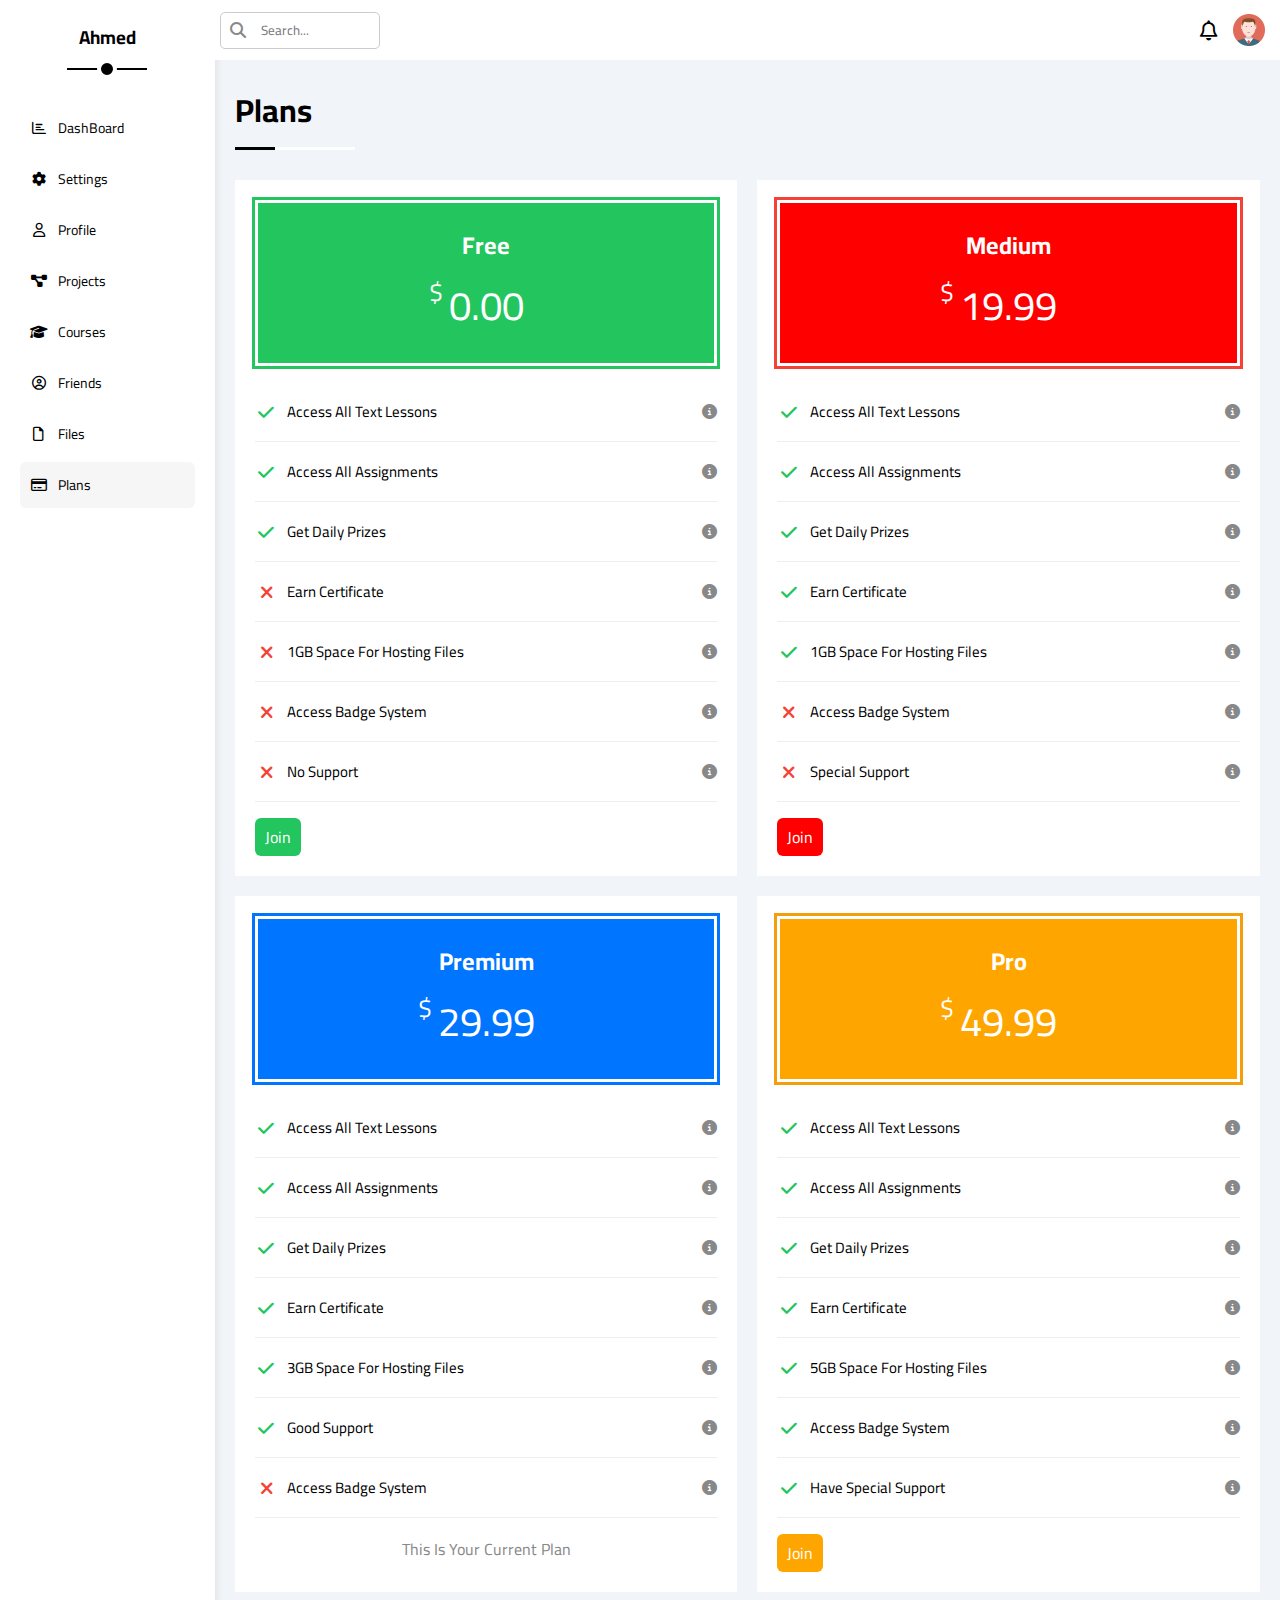
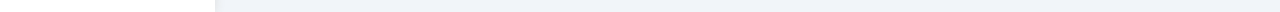
<file: plans.html>
<!DOCTYPE html>
<html lang="en">
<head>
    <meta charset="UTF-8">
    <meta name="viewport" content="width=device-width, initial-scale=1.0">
    <title>Plans</title>
    <!-- Font Awesome Library -->
    <link rel="stylesheet" href="css/all.min.css">
    <!-- Frame Work File -->
    <link rel="stylesheet" href="css/framework.css">
    <!-- Css Style File -->
    <link rel="stylesheet" href="css/main.css">
    <!-- Css Quaries File -->
    <link rel="stylesheet" href="css/quaries.css">
    <!-- Google Font -->
    <link rel="preconnect" href="https://fonts.googleapis.com">
    <link rel="preconnect" href="https://fonts.gstatic.com" crossorigin>
    <link href="https://fonts.googleapis.com/css2?family=Cairo:wght@200;300;400;500;600;700;800;900;1000&family=Open+Sans:wght@300;400;500;600;700;800&family=Work+Sans:wght@200;300;400;500;600;800&display=swap" rel="stylesheet">
</head>
<body>
    <div class="page flex">
        <!-- Start Sidebar -->
        <div class="sidebar bg-white p-20 p-relative">
            <h3 class="relative txt-c mt-0">Ahmed</h3>
            <ul>
                <li>
                    <a class="flex align-center fs-14 black rad-6 p-10" href="index.html">
                        <i class="fa-regular fa-chart-bar fa-fw"></i>
                        <span class="hide-mobile">DashBoard</span>
                    </a>
                </li>
                <li>
                    <a class="flex align-center fs-14 black rad-6 p-10" href="settings.html">
                        <i class="fa-solid fa-gear fa-fw"></i>
                        <span>Settings</span>
                    </a>
                </li>
                <li>
                    <a class="flex align-center fs-14 black rad-6 p-10" href="profile.html">
                        <i class="fa-regular fa-user fa-fw"></i>
                        <span>Profile</span>
                    </a>
                </li>
                <li>
                    <a class="flex align-center fs-14 black rad-6 p-10" href="projects.html">
                        <i class="fa-solid fa-diagram-project fa-fw"></i>
                        <span>Projects</span>
                    </a>
                </li>
                <li>
                    <a class="flex align-center fs-14 black rad-6 p-10" href="courses.html">
                        <i class="fa-solid fa-graduation-cap fa-fw"></i>
                        <span>Courses</span>
                    </a>
                </li>
                <li>
                    <a class="flex align-center fs-14 black rad-6 p-10" href="friends.html">
                        <i class="fa-regular fa-circle-user fa-fw"></i>
                        <span>Friends</span>
                    </a>
                </li>
                <li>
                    <a class="flex align-center fs-14 black rad-6 p-10" href="files.html">
                        <i class="fa-regular fa-file fa-fw"></i>
                        <span>Files</span>
                    </a>
                </li>
                <li>
                    <a class="active flex align-center fs-14 black rad-6 p-10" href="plans.html">
                        <i class="fa-regular fa-credit-card fa-fw"></i>
                        <span>Plans</span>
                    </a>
                </li>
                
            </ul>
        </div>
        <!-- Start Content -->
        <div class="content w-full">
            <!-- Start head -->
            <div class="head bg-white p-15 flex align-center between-flex">
                <div class="search relative">
                    <input type="search" class="p-10 m-border" placeholder="Search...">
                </div>
                <div class="icons flex align-center">
                    <span class="relative">
                        <i class="fa-regular fa-bell fa-lg"></i>
                    </span>
                    <img src="images/avatar.png" alt="avatar">
                </div>
            </div>
            <!-- End Head -->
            <h1 class="relative">Plans</h1>
            <div class="plans-page grid m-20 gap-20">
                <div class="plan green bg-white p-20">
                    <div class="top bg-green txt-c p-20">
                        <h2 class="m-0 white">Free</h2>
                        <div class="price white"><span>$</span>0.00</div>
                    </div>
                    <ul>
                        <li>
                            <i class="fa-solid fa-check fa-fw yes"></i>
                            <span>Access All Text Lessons</span>
                            <i class="fa-solid fa-circle-info help"></i>
                        </li>
                        <li>
                            <i class="fa-solid fa-check fa-fw yes"></i>
                            <span>Access All Assignments</span>
                            <i class="fa-solid fa-circle-info help"></i>
                        </li>
                        <li>
                            <i class="fa-solid fa-check fa-fw yes"></i>
                            <span>Get Daily Prizes</span>
                            <i class="fa-solid fa-circle-info help"></i>
                        </li>
                        <li>
                            <i class="fa-solid fa-xmark fa-fw"></i>
                            <span>Earn Certificate</span>
                            <i class="fa-solid fa-circle-info help"></i>
                        </li>
                        <li>
                            <i class="fa-solid fa-xmark fa-fw"></i>
                            <span>1GB Space For Hosting Files</span>
                            <i class="fa-solid fa-circle-info help"></i>
                        </li>
                        <li>
                            <i class="fa-solid fa-xmark fa-fw"></i>
                            <span>Access Badge System</span>
                            <i class="fa-solid fa-circle-info help"></i>
                        </li>
                        <li>
                            <i class="fa-solid fa-xmark fa-fw"></i>
                            <span>No Support</span>
                            <i class="fa-solid fa-circle-info help"></i>
                        </li>
                    </ul>
                    <a href="#" class="btn-shape bg-green white d-block w-fit">Join</a>
                </div>
                <div class="plan red bg-white p-20">
                    <div class="top bg-red txt-c p-20">
                        <h2 class="m-0 white">Medium</h2>
                        <div class="price white"><span>$</span>19.99</div>
                    </div>
                    <ul>
                        <li>
                            <i class="fa-solid fa-check fa-fw yes"></i>
                            <span>Access All Text Lessons</span>
                            <i class="fa-solid fa-circle-info help"></i>
                        </li>
                        <li>
                            <i class="fa-solid fa-check fa-fw yes"></i>
                            <span>Access All Assignments</span>
                            <i class="fa-solid fa-circle-info help"></i>
                        </li>
                        <li>
                            <i class="fa-solid fa-check fa-fw yes"></i>
                            <span>Get Daily Prizes</span>
                            <i class="fa-solid fa-circle-info help"></i>
                        </li>
                        <li>
                            <i class="fa-solid fa-check fa-fw yes"></i>
                            <span>Earn Certificate</span>
                            <i class="fa-solid fa-circle-info help"></i>
                        </li>
                        <li>
                            <i class="fa-solid fa-check fa-fw yes"></i>
                            <span>1GB Space For Hosting Files</span>
                            <i class="fa-solid fa-circle-info help"></i>
                        </li>
                        <li>
                            <i class="fa-solid fa-xmark fa-fw"></i>
                            <span>Access Badge System</span>
                            <i class="fa-solid fa-circle-info help"></i>
                        </li>
                        <li>
                            <i class="fa-solid fa-xmark fa-fw"></i>
                            <span>Special Support</span>
                            <i class="fa-solid fa-circle-info help"></i>
                        </li>
                    </ul>
                    <a href="#" class="btn-shape bg-red white d-block w-fit">Join</a>
                </div>
                <div class="plan bl-ue bg-white p-20">
                    <div class="top bg-blue txt-c p-20">
                        <h2 class="m-0 white">Premium</h2>
                        <div class="price white"><span>$</span>29.99</div>
                    </div>
                    <ul>
                        <li>
                            <i class="fa-solid fa-check fa-fw yes"></i>
                            <span>Access All Text Lessons</span>
                            <i class="fa-solid fa-circle-info help"></i>
                        </li>
                        <li>
                            <i class="fa-solid fa-check fa-fw yes"></i>
                            <span>Access All Assignments</span>
                            <i class="fa-solid fa-circle-info help"></i>
                        </li>
                        <li>
                            <i class="fa-solid fa-check fa-fw yes"></i>
                            <span>Get Daily Prizes</span>
                            <i class="fa-solid fa-circle-info help"></i>
                        </li>
                        <li>
                            <i class="fa-solid fa-check fa-fw yes"></i>
                            <span>Earn Certificate</span>
                            <i class="fa-solid fa-circle-info help"></i>
                        </li>
                        <li>
                            <i class="fa-solid fa-check fa-fw yes"></i>
                            <span>3GB Space For Hosting Files</span>
                            <i class="fa-solid fa-circle-info help"></i>
                        </li>
                        <li>
                            <i class="fa-solid fa-check fa-fw yes"></i>
                            <span>Good Support</span>
                            <i class="fa-solid fa-circle-info help"></i>
                        </li>
                        <li>
                            <i class="fa-solid fa-xmark fa-fw"></i>
                            <span>Access Badge System</span>
                            <i class="fa-solid fa-circle-info help"></i>
                        </li>
                    </ul>
                    <p class="grey m-0 txt-c">This Is Your Current Plan</p>
                </div>
                <div class="plan orange bg-white p-20">
                    <div class="top bg-orange txt-c p-20">
                        <h2 class="m-0 white">Pro</h2>
                        <div class="price white"><span>$</span>49.99</div>
                    </div>
                    <ul>
                        <li>
                            <i class="fa-solid fa-check fa-fw yes"></i>
                            <span>Access All Text Lessons</span>
                            <i class="fa-solid fa-circle-info help"></i>
                        </li>
                        <li>
                            <i class="fa-solid fa-check fa-fw yes"></i>
                            <span>Access All Assignments</span>
                            <i class="fa-solid fa-circle-info help"></i>
                        </li>
                        <li>
                            <i class="fa-solid fa-check fa-fw yes"></i>
                            <span>Get Daily Prizes</span>
                            <i class="fa-solid fa-circle-info help"></i>
                        </li>
                        <li>
                            <i class="fa-solid fa-check fa-fw yes"></i>
                            <span>Earn Certificate</span>
                            <i class="fa-solid fa-circle-info help"></i>
                        </li>
                        <li>
                            <i class="fa-solid fa-check fa-fw yes"></i>
                            <span>5GB Space For Hosting Files</span>
                            <i class="fa-solid fa-circle-info help"></i>
                        </li>
                        <li>
                            <i class="fa-solid fa-check fa-fw yes"></i>
                            <span>Access Badge System</span>
                            <i class="fa-solid fa-circle-info help"></i>
                        </li>
                        <li>
                            <i class="fa-solid fa-check fa-fw yes"></i>
                            <span>Have Special Support</span>
                            <i class="fa-solid fa-circle-info help"></i>
                        </li>
                    </ul>
                    <a href="#" class="btn-shape bg-orange white d-block w-fit">Join</a>
                </div>
            </div>
</div>
</body>
</html>
</file>
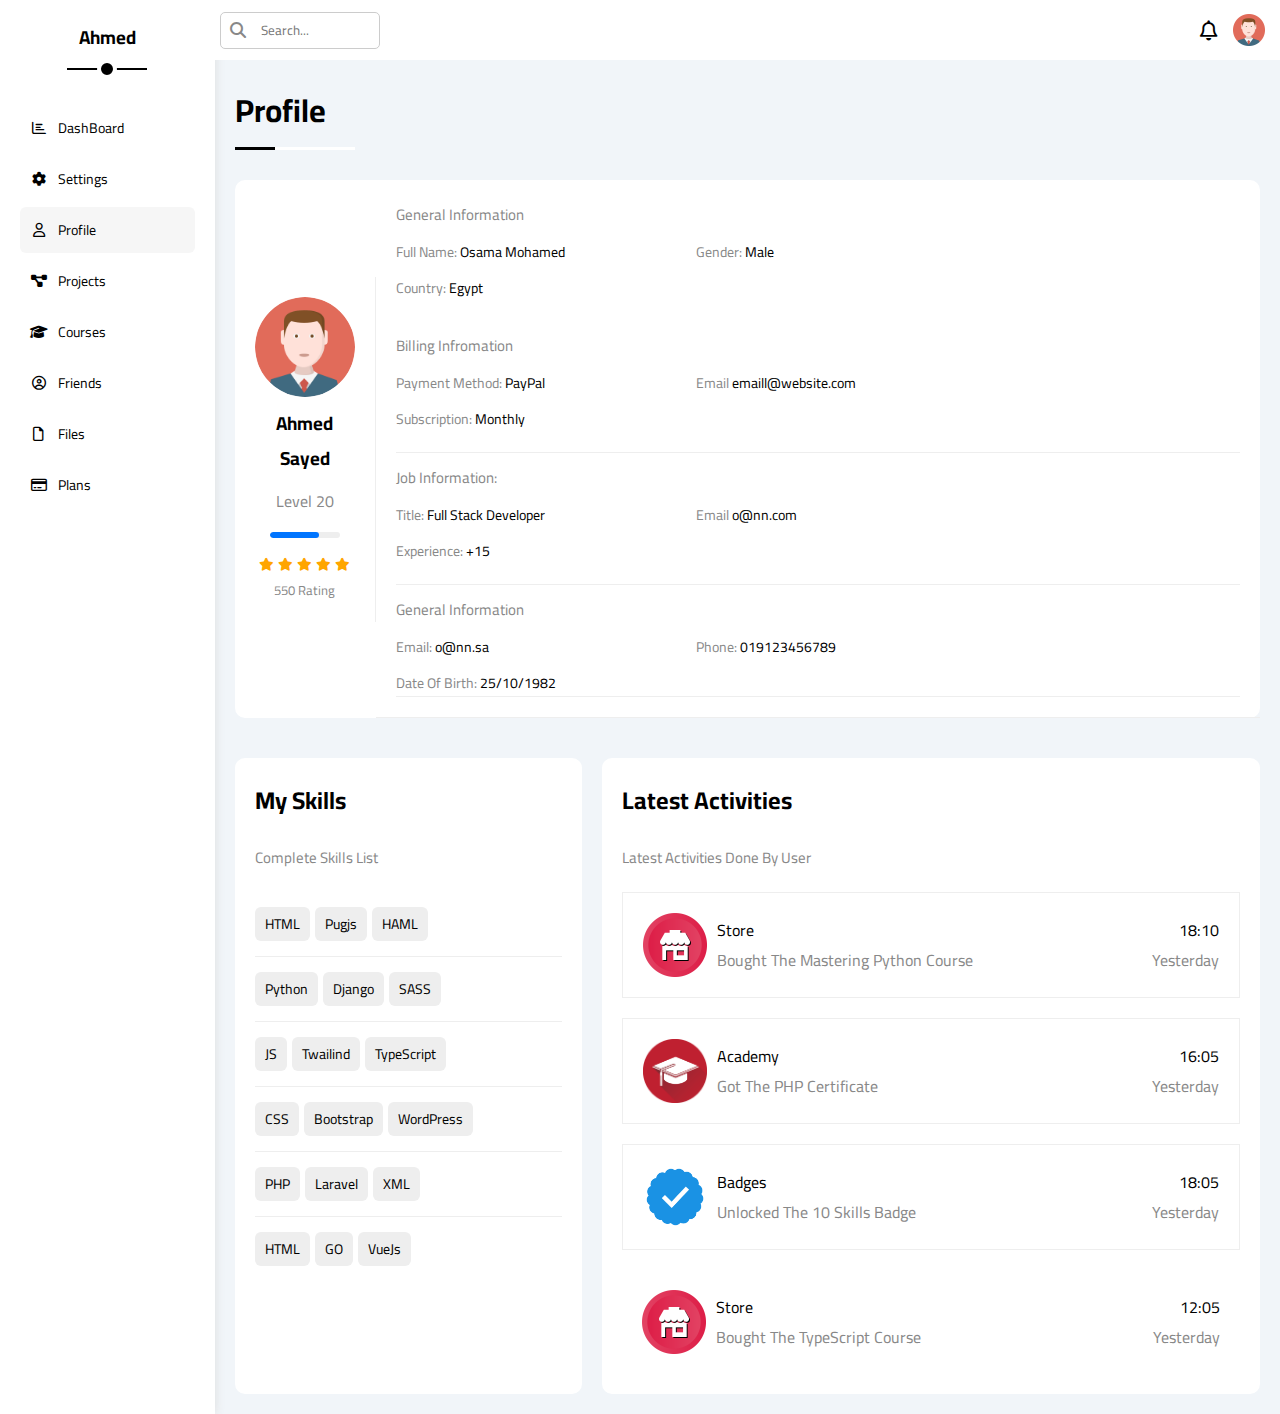
<file: profile.html>
<!DOCTYPE html>
<html lang="en">
<head>
    <meta charset="UTF-8">
    <meta name="viewport" content="width=device-width, initial-scale=1.0">
    <title>Profile</title>
    <!-- Font Awesome Library -->
    <link rel="stylesheet" href="css/all.min.css">
    <!-- Frame Work File -->
    <link rel="stylesheet" href="css/framework.css">
    <!-- Css Style File -->
    <link rel="stylesheet" href="css/main.css">
    <!-- Css Quaries File -->
    <link rel="stylesheet" href="css/quaries.css">
    <!-- Google Font -->
    <link rel="preconnect" href="https://fonts.googleapis.com">
    <link rel="preconnect" href="https://fonts.gstatic.com" crossorigin>
    <link href="https://fonts.googleapis.com/css2?family=Cairo:wght@200;300;400;500;600;700;800;900;1000&family=Open+Sans:wght@300;400;500;600;700;800&family=Work+Sans:wght@200;300;400;500;600;800&display=swap" rel="stylesheet">
</head>
<body>
    <div class="page flex">
        <!-- Start Sidebar -->
        <div class="sidebar bg-white p-20 p-relative">
            <h3 class="relative txt-c mt-0">Ahmed</h3>
            <ul>
                <li>
                    <a class="flex align-center fs-14 black rad-6 p-10" href="index.html">
                        <i class="fa-regular fa-chart-bar fa-fw"></i>
                        <span class="hide-mobile">DashBoard</span>
                    </a>
                </li>
                <li>
                    <a class="flex align-center fs-14 black rad-6 p-10" href="settings.html">
                        <i class="fa-solid fa-gear fa-fw"></i>
                        <span>Settings</span>
                    </a>
                </li>
                <li>
                    <a class="active flex align-center fs-14 black rad-6 p-10" href="profile.html">
                        <i class="fa-regular fa-user fa-fw"></i>
                        <span>Profile</span>
                    </a>
                </li>
                <li>
                    <a class="flex align-center fs-14 black rad-6 p-10" href="projects.html">
                        <i class="fa-solid fa-diagram-project fa-fw"></i>
                        <span>Projects</span>
                    </a>
                </li>
                <li>
                    <a class="flex align-center fs-14 black rad-6 p-10" href="courses.html">
                        <i class="fa-solid fa-graduation-cap fa-fw"></i>
                        <span>Courses</span>
                    </a>
                </li>
                <li>
                    <a class="flex align-center fs-14 black rad-6 p-10" href="friends.html">
                        <i class="fa-regular fa-circle-user fa-fw"></i>
                        <span>Friends</span>
                    </a>
                </li>
                <li>
                    <a class="flex align-center fs-14 black rad-6 p-10" href="files.html">
                        <i class="fa-regular fa-file fa-fw"></i>
                        <span>Files</span>
                    </a>
                </li>
                <li>
                    <a class="flex align-center fs-14 black rad-6 p-10" href="plans.html">
                        <i class="fa-regular fa-credit-card fa-fw"></i>
                        <span>Plans</span>
                    </a>
                </li>
                
            </ul>
        </div>
        <!-- Start Content -->
        <div class="content w-full">
            <!-- Start head -->
            <div class="head bg-white p-15 flex align-center between-flex">
                <div class="search relative">
                    <input type="search" class="p-10 m-border" placeholder="Search...">
                </div>
                <div class="icons flex align-center">
                    <span class="relative">
                        <i class="fa-regular fa-bell fa-lg"></i>
                    </span>
                    <img src="images/avatar.png" alt="avatar">
                </div>
            </div>
            <!-- End Head -->
            <h1 class="relative">Profile</h1>
            <div class="profile-page m-20">
                <div class="overview bg-white rad-10 flex mb-20 align-center">
                    <div class="avatar-box">
                        <img class="mb-10 rad-half" src="images/avatar.png" alt="Avatar">
                        <h3 class="m-0 ">Ahmed Sayed</h3>
                        <p class="grey mt-10">Level 20</p>
                        <div class="level rad-6 eee relative">
                            <span style="width: 70%"></span>
                        </div>
                        <div class="rating mt-10 mb-10">
                            <i class="fa-solid fa-star c-orange fs-13"></i>
                            <i class="fa-solid fa-star c-orange fs-13"></i>
                            <i class="fa-solid fa-star c-orange fs-13"></i>
                            <i class="fa-solid fa-star c-orange fs-13"></i>
                            <i class="fa-solid fa-star c-orange fs-13"></i>
                        </div>
                        <p class="grey m-0 fs-13">550 Rating</p>
                    </div>
                    <div class="info-box">
                        <!-- Start Info Row -->
                        <div class="box p-20 flex">
                            <h4 class="grey fs-15 m-0 w-full">General Information</h4>
                            <div class="fs-14">
                                <div>
                                    <span class="grey">Full Name:</span>
                                    <span class="mr-15">Osama Mohamed</span>
                                </div>
                            </div>
                            <div class="fs-14">
                                <div>
                                    <span class="grey">Gender:</span>
                                    <span>Male</span>
                                </div>
                            </div>
                            <div class="fs-14">
                                <div class="mb-20">
                                    <span class="grey">Country: </span>
                                    <span class="mr-15">Egypt</span>
                                </div>
                            </div>
                        <div class="box p-20 flex">
                            <h4 class="grey fs-15 m-0 w-full">Billing Infromation</h4>
                            <div class="fs-14">
                                <div>
                                <span class="grey">Payment Method:</span>
                                <span class="mr-15">PayPal</span>
                                </div>
                            </div>
                            <div class="fs-14">
                                <div>
                                <span class="grey">Email</span>
                                <span>emaill@website.com</span>
                                </div>
                            </div>
                            <div class="fs-14">
                                <div class="mb-20">
                                    <span class="grey">Subscription: </span>
                                <span class="mr-15">Monthly</span>
                                </div>
                            </div>
                        </div>
                        <div class="box p-20 flex">
                            <h4 class="grey fs-15 m-0 w-full">Job Information:</h4>
                            <div class="fs-14">
                                <div>
                                <span class="grey">Title:</span>
                                <span class="mr-15">Full Stack Developer</span>
                                </div>
                            </div>
                            <div class="fs-14">
                                <div>
                                <span class="grey">Email</span>
                                <span>o@nn.com</span>
                                </div>
                            </div>
                            <div class="fs-14">
                                <div class="mb-20"> 
                                    <span class="grey">Experience: </span>
                                <span class="mr-15">+15</span>
                                </div>
                            </div>
                        </div>
                        <div class="box p-20 pb-10 flex">
                            <h4 class="grey fs-15 m-0 w-full">General Information</h4>
                            <div class="fs-14">
                                <div>
                                <span class="grey">Email:</span>
                                <span class="mr-15">o@nn.sa</span>
                                </div>
                            </div>
                            <div class="fs-14">
                                <div>
                                <span class="grey">Phone:</span>
                                <span>019123456789</span>
                                </div>
                            </div>
                            <div class="fs-14">
                                <div>
                                    <span class="grey">Date Of Birth: </span>
                                <span class="mr-15">25/10/1982</span>
                                </div>
                            </div>
                        </div>
                    </div>
                </div>
        </div>
        <!-- Start Other Data -->
        <div class="other-data flex gap-20">
            <div class="skills-card bg-white p-20 rad-10 mt-20">
                <h2 class="mt-0 mb-10">My Skills</h2>
                <p class="mt-0 mb-20 grey fs-15">Complete Skills List</p>
                <ul class="m-0 txt-c-mobile">
                    <li><span>HTML</span><span>Pugjs</span><span>HAML</span></li>
                    <li><span>Python</span><span>Django</span><span>SASS</span></li>
                    <li><span>JS</span><span>Twailind</span><span>TypeScript</span></li>
                    <li><span>CSS</span><span>Bootstrap</span><span>WordPress</span></li>
                    <li><span>PHP</span><span>Laravel</span><span>XML</span></li>
                    <li><span>HTML</span><span>GO</span><span>VueJs</span></li>
                </ul>
            </div>
            <div class="activities bg-white p-20 rad-10 mt-20">
                <h2 class="mt-0 mb-10">Latest Activities</h2>
                <p class="mt-0 mb-20 grey fs-15">Latest Activities Done By User</p>
                <div class="activity p-20 flex align-center txt-c-mobile">
                    <img src="images/activity-01.png" alt="">
                    <div class="info">
                        <span class="d-block mb-10">Store</span>
                        <span class="grey">Bought The Mastering Python Course</span>
                    </div>
                    <div class="date">
                        <span class="d-block mb-10">18:10</span>
                        <span class="grey">Yesterday</span>
                    </div>
                </div>
                <div class="activity p-20 flex align-center txt-c-mobile">
                    <img src="images/activity-02.png" alt="">
                    <div class="info">
                        <span class="d-block mb-10">Academy</span>
                        <span class="grey">Got The PHP Certificate</span>
                    </div>
                    <div class="date">
                        <span class="d-block mb-10">16:05</span>
                        <span class="grey">Yesterday</span>
                    </div>
                </div>
                <div class="activity p-20 flex align-center txt-c-mobile">
                    <img src="images/activity-03.png" alt="">
                    <div class="info">
                        <span class="d-block mb-10">Badges</span>
                        <span class="grey">Unlocked The 10 Skills Badge</span>
                    </div>
                    <div class="date">
                        <span class="d-block mb-10">18:05</span>
                        <span class="grey">Yesterday</span>
                    </div>
                </div>
                <div class="activity p-20 flex align-center txt-c-mobile">
                    <img src="images/activity-01.png" alt="">
                    <div class="info">
                        <span class="d-block mb-10">Store</span>
                        <span class="grey">Bought The TypeScript Course</span>
                    </div>
                    <div class="date">
                        <span class="d-block mb-10">12:05</span>
                        <span class="grey">Yesterday</span>
                    </div>
                </div>
            </div>
        </div>
    </div>
</div>
</body>
</html>
</file>
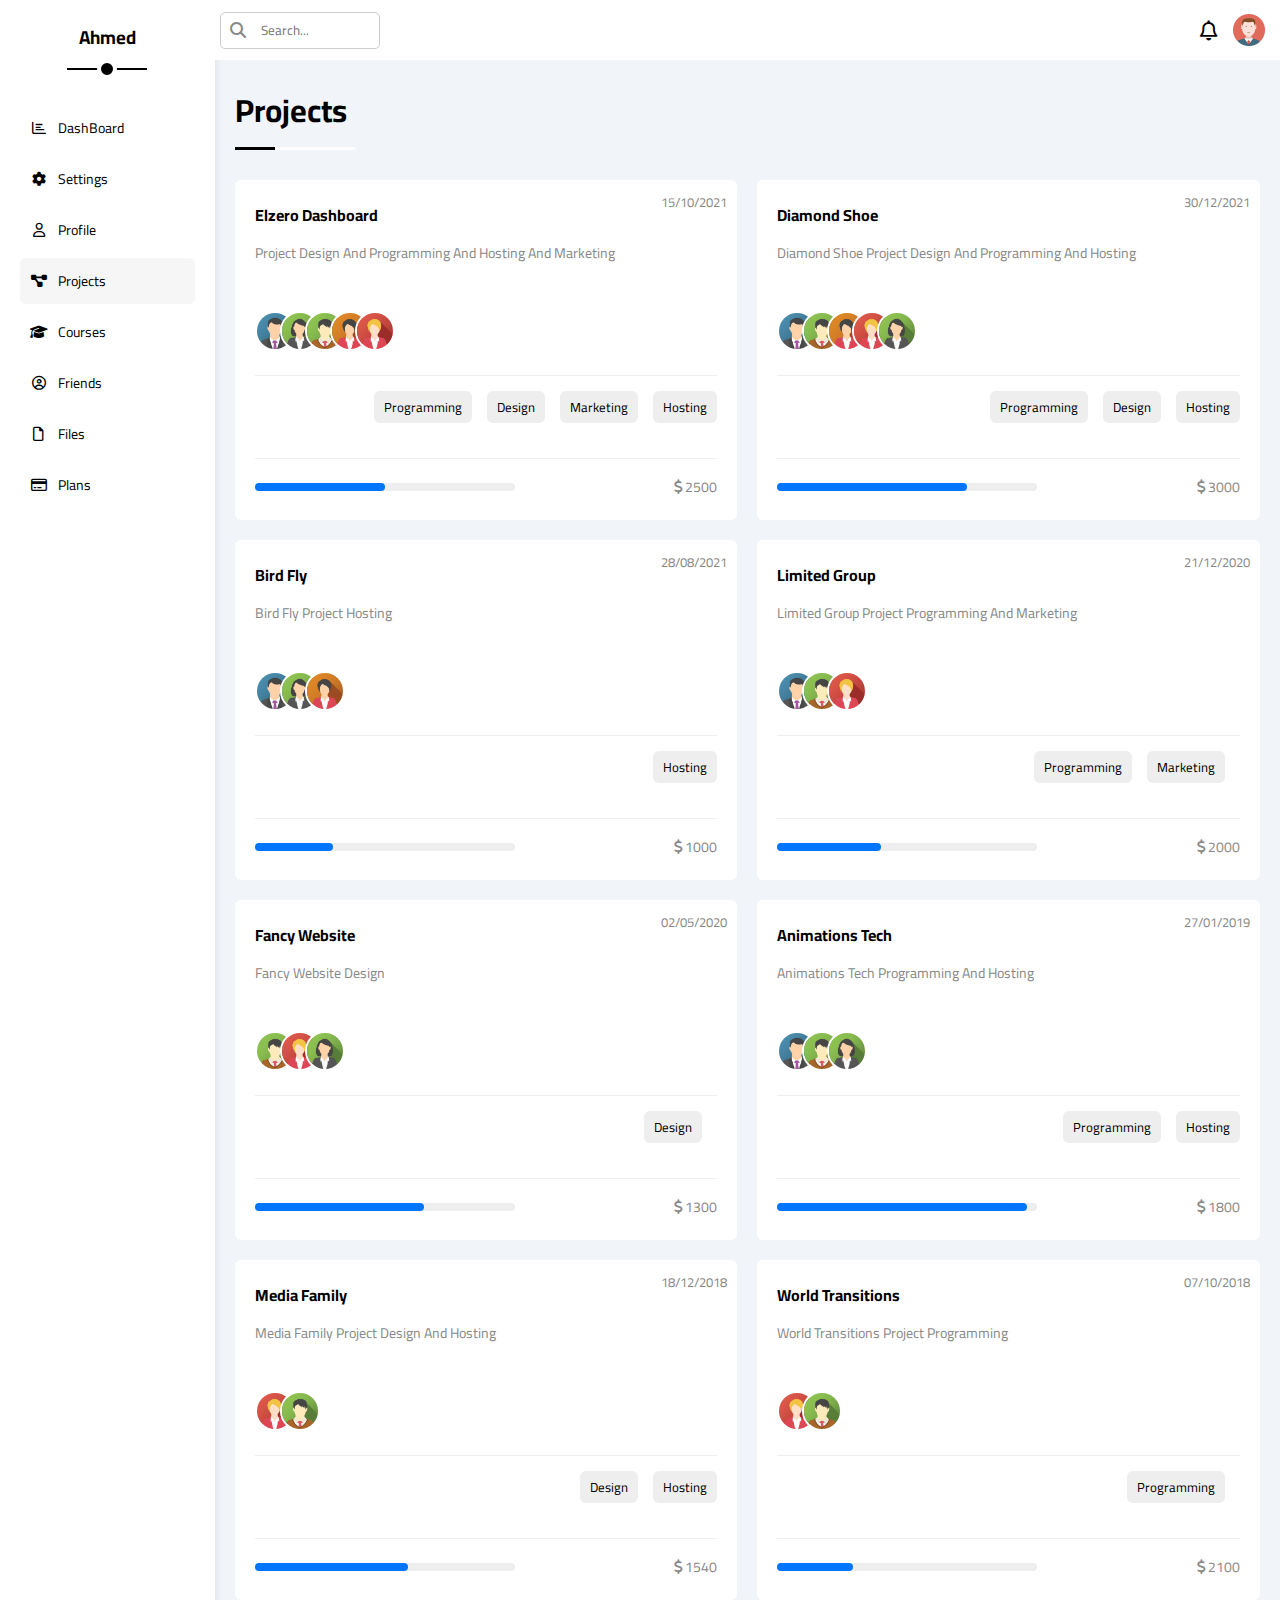
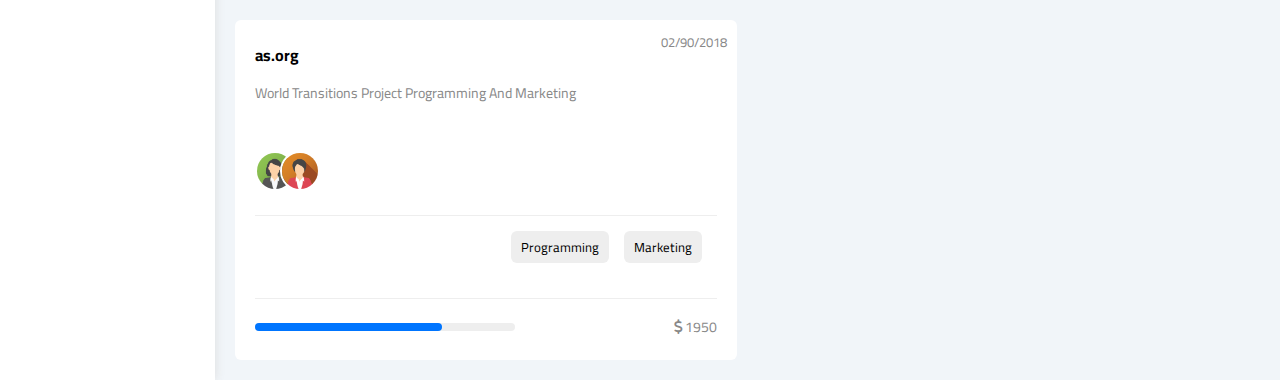
<file: projects.html>
<!DOCTYPE html>
<html lang="en">
<head>
    <meta charset="UTF-8">
    <meta name="viewport" content="width=device-width, initial-scale=1.0">
    <title>Projects</title>
    <!-- Font Awesome Library -->
    <link rel="stylesheet" href="css/all.min.css">
    <!-- Frame Work File -->
    <link rel="stylesheet" href="css/framework.css">
    <!-- Css Style File -->
    <link rel="stylesheet" href="css/main.css">
    <!-- Css Quaries File -->
    <link rel="stylesheet" href="css/quaries.css">
    <!-- Google Font -->
    <link rel="preconnect" href="https://fonts.googleapis.com">
    <link rel="preconnect" href="https://fonts.gstatic.com" crossorigin>
    <link href="https://fonts.googleapis.com/css2?family=Cairo:wght@200;300;400;500;600;700;800;900;1000&family=Open+Sans:wght@300;400;500;600;700;800&family=Work+Sans:wght@200;300;400;500;600;800&display=swap" rel="stylesheet">
</head>
<body>
    <div class="page flex">
        <!-- Start Sidebar -->
        <div class="sidebar bg-white p-20 p-relative">
            <h3 class="relative txt-c mt-0">Ahmed</h3>
            <ul>
                <li>
                    <a class="flex align-center fs-14 black rad-6 p-10" href="index.html">
                        <i class="fa-regular fa-chart-bar fa-fw"></i>
                        <span class="hide-mobile">DashBoard</span>
                    </a>
                </li>
                <li>
                    <a class="flex align-center fs-14 black rad-6 p-10" href="settings.html">
                        <i class="fa-solid fa-gear fa-fw"></i>
                        <span>Settings</span>
                    </a>
                </li>
                <li>
                    <a class="flex align-center fs-14 black rad-6 p-10" href="profile.html">
                        <i class="fa-regular fa-user fa-fw"></i>
                        <span>Profile</span>
                    </a>
                </li>
                <li>
                    <a class="active flex align-center fs-14 black rad-6 p-10" href="projects.html">
                        <i class="fa-solid fa-diagram-project fa-fw"></i>
                        <span>Projects</span>
                    </a>
                </li>
                <li>
                    <a class="flex align-center fs-14 black rad-6 p-10" href="courses.html">
                        <i class="fa-solid fa-graduation-cap fa-fw"></i>
                        <span>Courses</span>
                    </a>
                </li>
                <li>
                    <a class="flex align-center fs-14 black rad-6 p-10" href="friends.html">
                        <i class="fa-regular fa-circle-user fa-fw"></i>
                        <span>Friends</span>
                    </a>
                </li>
                <li>
                    <a class="flex align-center fs-14 black rad-6 p-10" href="files.html">
                        <i class="fa-regular fa-file fa-fw"></i>
                        <span>Files</span>
                    </a>
                </li>
                <li>
                    <a class="flex align-center fs-14 black rad-6 p-10" href="plans.html">
                        <i class="fa-regular fa-credit-card fa-fw"></i>
                        <span>Plans</span>
                    </a>
                </li>
                
            </ul>
        </div>
        <!-- Start Content -->
        <div class="content w-full">
            <!-- Start head -->
            <div class="head bg-white p-15 flex align-center between-flex">
                <div class="search relative">
                    <input type="search" class="p-10 m-border" placeholder="Search...">
                </div>
                <div class="icons flex align-center">
                    <span class="relative">
                        <i class="fa-regular fa-bell fa-lg"></i>
                    </span>
                    <img src="images/avatar.png" alt="avatar">
                </div>
            </div>
            <!-- End Head -->
            <h1 class="relative">Projects</h1>
            <div class="projects-page grid m-20 gap-20">
                <div class="project bg-white p-20 rad-6 relative">
                    <span class="date fs-13 grey">15/10/2021</span>
                    <h4 class="m-0">Elzero Dashboard</h4>
                    <p class="grey mt-10 mb-10 fs-14">Project Design And Programming And Hosting And Marketing</p>
                    <div class="team">
                        <a href="#"><img src="images/team-01.png" alt="team img"></a>
                        <a href="#"><img src="images/team-02.png" alt="team img"></a>
                        <a href="#"><img src="images/team-03.png" alt="team img"></a>
                        <a href="#"><img src="images/team-04.png" alt="team img"></a>
                        <a href="#"><img src="images/team-05.png" alt="team img"></a>
                    </div>
                    <div class="do flex">
                        <span class="btn-shape fs-13 rad-6 eee mr-15 mb-20">Programming</span>
                        <span class="btn-shape fs-13 rad-6 eee mr-15 mb-20">Design</span>
                        <span class="btn-shape fs-13 rad-6 eee mr-15 mb-20">Marketing</span>
                        <span class="btn-shape fs-13 rad-6 eee mb-20">Hosting</span>
                    </div>
                    <div class="info between-flex">
                        <div class="prog eee">
                            <span style="width: 50%"></span>
                        </div>
                        <div class="fs-14 grey">
                            <i class="fa-solid fa-dollar-sign"></i>
                            <span>2500</span>
                        </div>
                    </div>
                </div>
                <div class="project bg-white p-20 rad-6 relative">
                    <span class="date fs-13 grey">30/12/2021</span>
                    <h4 class="m-0">Diamond Shoe</h4>
                    <p class="grey mt-10 mb-10 fs-14">Diamond Shoe Project Design And Programming And Hosting</p>
                    <div class="team">
                        <a href="#"><img src="images/team-01.png" alt="team img"></a>
                        <a href="#"><img src="images/team-03.png" alt="team img"></a>
                        <a href="#"><img src="images/team-04.png" alt="team img"></a>
                        <a href="#"><img src="images/team-05.png" alt="team img"></a>
                        <a href="#"><img src="images/team-02.png" alt="team img"></a>
                    </div>
                    <div class="do flex">
                        <span class="btn-shape fs-13 rad-6 eee mr-15 mb-20">Programming</span>
                        <span class="btn-shape fs-13 rad-6 eee mr-15 mb-20">Design</span>
                        <span class="btn-shape fs-13 rad-6 eee mb-20">Hosting</span>
                    </div>
                    <div class="info between-flex">
                        <div class="prog eee">
                            <span style="width: 73%"></span>
                        </div>
                        <div class="fs-14 grey">
                            <i class="fa-solid fa-dollar-sign"></i>
                            <span>3000</span>
                        </div>
                    </div>
                </div>
                <div class="project bg-white p-20 rad-6 relative">
                    <span class="date fs-13 grey">28/08/2021</span>
                    <h4 class="m-0">Bird Fly</h4>
                    <p class="grey mt-10 mb-10 fs-14">Bird Fly Project Hosting</p>
                    <div class="team">
                        <a href="#"><img src="images/team-01.png" alt="team img"></a>
                        <a href="#"><img src="images/team-02.png" alt="team img"></a>
                        <a href="#"><img src="images/team-04.png" alt="team img"></a>
                    </div>
                    <div class="do flex">
                    <span class="btn-shape fs-13 rad-6 eee mb-20">Hosting</span>
                    </div>
                    <div class="info between-flex">
                        <div class="prog eee">
                            <span style="width: 30%"></span>
                        </div>
                        <div class="fs-14 grey">
                            <i class="fa-solid fa-dollar-sign"></i>
                            <span>1000</span>
                        </div>
                    </div>
                </div>
                <div class="project bg-white p-20 rad-6 relative">
                    <span class="date fs-13 grey">21/12/2020</span>
                    <h4 class="m-0">Limited Group</h4>
                    <p class="grey mt-10 mb-10 fs-14">Limited Group Project Programming And Marketing</p>
                    <div class="team">
                        <a href="#"><img src="images/team-01.png" alt="team img"></a>
                        <a href="#"><img src="images/team-03.png" alt="team img"></a>
                        <a href="#"><img src="images/team-05.png" alt="team img"></a>
                    </div>
                    <div class="do flex">
                        <span class="btn-shape fs-13 rad-6 eee mr-15 mb-20">Programming</span>
                        <span class="btn-shape fs-13 rad-6 eee mr-15 mb-20">Marketing</span>
                    </div>
                    <div class="info between-flex">
                        <div class="prog eee">
                            <span style="width: 40%"></span>
                        </div>
                        <div class="fs-14 grey">
                            <i class="fa-solid fa-dollar-sign"></i>
                            <span>2000</span>
                        </div>
                    </div>
                </div>
                <div class="project bg-white p-20 rad-6 relative">
                    <span class="date fs-13 grey">02/05/2020</span>
                    <h4 class="m-0">Fancy Website</h4>
                    <p class="grey mt-10 mb-10 fs-14">Fancy Website Design</p>
                    <div class="team">
                        <a href="#"><img src="images/team-03.png" alt="team img"></a>
                        <a href="#"><img src="images/team-05.png" alt="team img"></a>
                        <a href="#"><img src="images/team-02.png" alt="team img"></a>
                    </div>
                    <div class="do flex">
                        <span class="btn-shape fs-13 rad-6 eee mr-15 mb-20">Design</span>
                    </div>
                    <div class="info between-flex">
                        <div class="prog eee">
                            <span style="width: 65%"></span>
                        </div>
                        <div class="fs-14 grey">
                            <i class="fa-solid fa-dollar-sign"></i>
                            <span>1300</span>
                        </div>
                    </div>
                </div>
                <div class="project bg-white p-20 rad-6 relative">
                    <span class="date fs-13 grey">27/01/2019</span>
                    <h4 class="m-0">Animations Tech</h4>
                    <p class="grey mt-10 mb-10 fs-14">Animations Tech Programming And Hosting</p>
                    <div class="team">
                        <a href="#"><img src="images/team-01.png" alt="team img"></a>
                        <a href="#"><img src="images/team-03.png" alt="team img"></a>
                        <a href="#"><img src="images/team-02.png" alt="team img"></a>
                    </div>
                    <div class="do flex">
                        <span class="btn-shape fs-13 rad-6 eee mr-15 mb-20">Programming</span>
                        <span class="btn-shape fs-13 rad-6 eee mb-20">Hosting</span>
                    </div>
                    <div class="info between-flex">
                        <div class="prog eee">
                            <span style="width: 96%"></span>
                        </div>
                        <div class="fs-14 grey">
                            <i class="fa-solid fa-dollar-sign"></i>
                            <span>1800</span>
                        </div>
                    </div>
                </div>
                <div class="project bg-white p-20 rad-6 relative">
                    <span class="date fs-13 grey">18/12/2018</span>
                    <h4 class="m-0">Media Family</h4>
                    <p class="grey mt-10 mb-10 fs-14">Media Family Project Design And Hosting</p>
                    <div class="team">
                        <a href="#"><img src="images/team-05.png" alt="team img"></a>
                        <a href="#"><img src="images/team-03.png" alt="team img"></a>
                    </div>
                    <div class="do flex">
                        <span class="btn-shape fs-13 rad-6 eee mr-15 mb-20">Design</span>
                        <span class="btn-shape fs-13 rad-6 eee mb-20">Hosting</span>
                    </div>
                    <div class="info between-flex">
                        <div class="prog eee">
                            <span style="width: 59%"></span>
                        </div>
                        <div class="fs-14 grey">
                            <i class="fa-solid fa-dollar-sign"></i>
                            <span>1540</span>
                        </div>
                    </div>
                </div>
                <div class="project bg-white p-20 rad-6 relative">
                    <span class="date fs-13 grey">07/10/2018</span>
                    <h4 class="m-0">World Transitions</h4>
                    <p class="grey mt-10 mb-10 fs-14">World Transitions Project Programming</p>
                    <div class="team">
                        <a href="#"><img src="images/team-05.png" alt="team img"></a>
                        <a href="#"><img src="images/team-03.png" alt="team img"></a>
                    </div>
                    <div class="do flex">
                        <span class="btn-shape fs-13 rad-6 eee mr-15 mb-20">Programming</span>
                    </div>
                    <div class="info between-flex">
                        <div class="prog eee">
                            <span style="width: 29%"></span>
                        </div>
                        <div class="fs-14 grey">
                            <i class="fa-solid fa-dollar-sign"></i>
                            <span>2100</span>
                        </div>
                    </div>
                </div>
                <div class="project bg-white p-20 rad-6 relative">
                    <span class="date fs-13 grey">02/90/2018</span>
                    <h4 class="m-0">as.org</h4>
                    <p class="grey mt-10 mb-10 fs-14">World Transitions Project Programming And Marketing</p>
                    <div class="team">
                        <a href="#"><img src="images/team-02.png" alt="team img"></a>
                        <a href="#"><img src="images/team-04.png" alt="team img"></a>
                    </div>
                    <div class="do flex">
                        <span class="btn-shape fs-13 rad-6 eee mr-15 mb-20">Programming</span>
                        <span class="btn-shape fs-13 rad-6 eee mr-15 mb-20">Marketing</span>
                    </div>
                    <div class="info between-flex">
                        <div class="prog eee">
                            <span style="width: 72%"></span>
                        </div>
                        <div class="fs-14 grey">
                            <i class="fa-solid fa-dollar-sign"></i>
                            <span>1950</span>
                        </div>
                    </div>
                </div>
            </div>
</div>
</body>
</html>
</file>
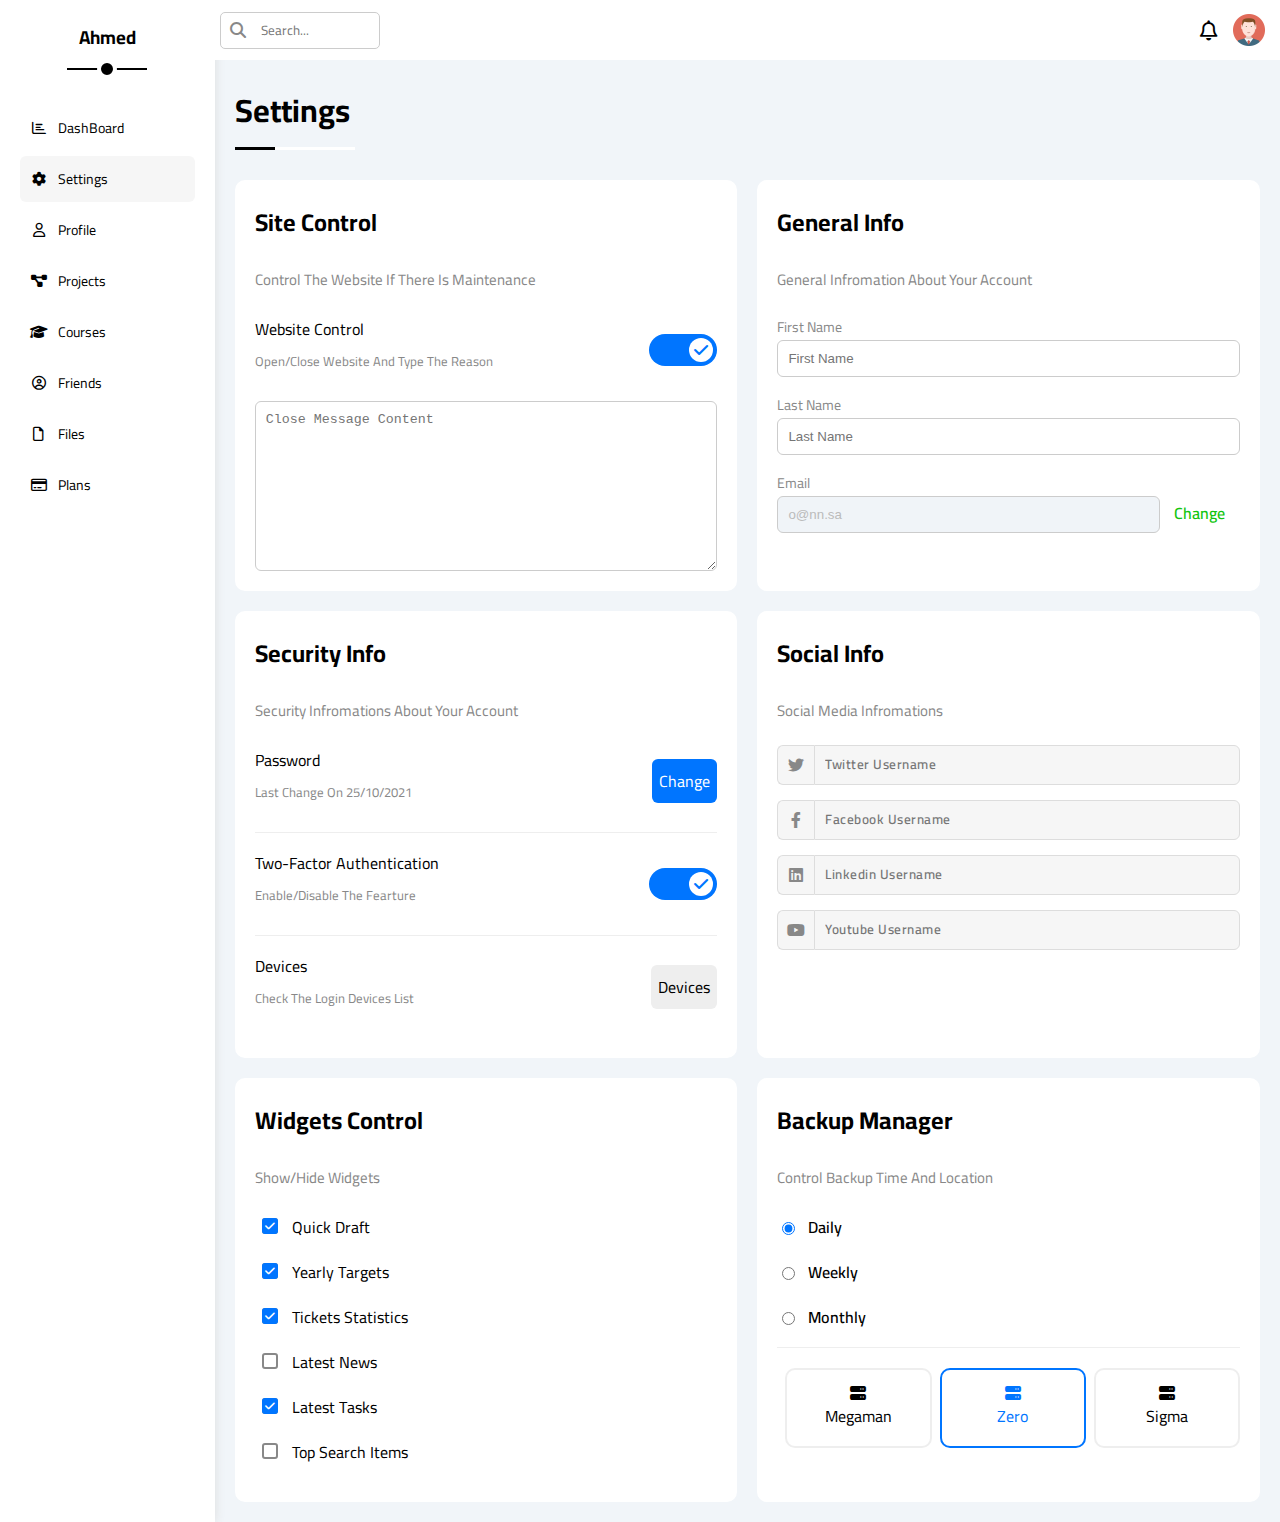
<file: settings.html>
<!DOCTYPE html>
<html lang="en">
<head>
    <meta charset="UTF-8">
    <meta name="viewport" content="width=device-width, initial-scale=1.0">
    <title>Settings</title>
    <!-- Font Awesome Library -->
    <link rel="stylesheet" href="css/all.min.css">
    <!-- Frame Work File -->
    <link rel="stylesheet" href="css/framework.css">
    <!-- Css Style File -->
    <link rel="stylesheet" href="css/main.css">
    <!-- Css Quaries File -->
    <link rel="stylesheet" href="css/quaries.css">
    <!-- Google Font -->
    <link rel="preconnect" href="https://fonts.googleapis.com">
    <link rel="preconnect" href="https://fonts.gstatic.com" crossorigin>
    <link href="https://fonts.googleapis.com/css2?family=Cairo:wght@200;300;400;500;600;700;800;900;1000&family=Open+Sans:wght@300;400;500;600;700;800&family=Work+Sans:wght@200;300;400;500;600;800&display=swap" rel="stylesheet">
</head>
<body>
    <div class="page flex">
        <!-- Start Sidebar -->
        <div class="sidebar bg-white p-20 p-relative">
            <h3 class="relative txt-c mt-0">Ahmed</h3>
            <ul>
                <li>
                    <a class="flex align-center fs-14 black rad-6 p-10" href="index.html">
                        <i class="fa-regular fa-chart-bar fa-fw"></i>
                        <span class="hide-mobile">DashBoard</span>
                    </a>
                </li>
                <li>
                    <a class="active flex align-center fs-14 black rad-6 p-10" href="settings.html">
                        <i class="fa-solid fa-gear fa-fw"></i>
                        <span>Settings</span>
                    </a>
                </li>
                <li>
                    <a class="flex align-center fs-14 black rad-6 p-10" href="profile.html">
                        <i class="fa-regular fa-user fa-fw"></i>
                        <span>Profile</span>
                    </a>
                </li>
                <li>
                    <a class="flex align-center fs-14 black rad-6 p-10" href="projects.html">
                        <i class="fa-solid fa-diagram-project fa-fw"></i>
                        <span>Projects</span>
                    </a>
                </li>
                <li>
                    <a class="flex align-center fs-14 black rad-6 p-10" href="courses.html">
                        <i class="fa-solid fa-graduation-cap fa-fw"></i>
                        <span>Courses</span>
                    </a>
                </li>
                <li>
                    <a class="flex align-center fs-14 black rad-6 p-10" href="friends.html">
                        <i class="fa-regular fa-circle-user fa-fw"></i>
                        <span>Friends</span>
                    </a>
                </li>
                <li>
                    <a class="flex align-center fs-14 black rad-6 p-10" href="files.html">
                        <i class="fa-regular fa-file fa-fw"></i>
                        <span>Files</span>
                    </a>
                </li>
                <li>
                    <a class="flex align-center fs-14 black rad-6 p-10" href="plans.html">
                        <i class="fa-regular fa-credit-card fa-fw"></i>
                        <span>Plans</span>
                    </a>
                </li>
                
            </ul>
        </div>
        <!-- Start Content -->
        <div class="content w-full">
            <!-- Start head -->
            <div class="head bg-white p-15 flex align-center between-flex">
                <div class="search relative">
                    <input type="search" class="p-10 m-border" placeholder="Search...">
                </div>
                <div class="icons flex align-center">
                    <span class="relative">
                        <i class="fa-regular fa-bell fa-lg"></i>
                    </span>
                    <img src="images/avatar.png" alt="avatar">
                </div>
            </div>
            <!-- End Head -->
            <h1 class="relative">Settings</h1>
            <div class="settings-page m-20 grid gap-20">
                <!-- Start settings -->
                <div class="p-20 bg-white rad-10">
                    <h2 class="mt-0 mb-10">Site Control</h2>
                    <p class="mt-0 mb-20 grey fs-15">Control The Website If There Is Maintenance</p>
                    <div class="mb-15 between-flex">
                        <div>
                            <span>Website Control</span>
                            <p class="grey mt-5 mb-0 fs-13">Open/Close Website And Type The Reason</p>
                        </div>
                        <div>
                            <label for="in-label-check">
                                <input class="toggle-checkbox" type="checkbox" id="in-label-check" checked>
                                <div class="toggle-switch"></div>
                            </label>
                        </div>
                    </div>
                    <textarea class="close-message m-border resize-n p-10 rad-6 d-block w-full" placeholder="Close Message Content"></textarea>
                </div>
                <!-- Start -->
                <div class="p-20 bg-white rad-10">
                    <h2 class="mt-0 mb-10">General Info</h2>
                    <p class="mt-0 mb-20 grey fs-15">General Infromation About Your Account</p>
                    <div class="mb-15">
                        <label for="first" class="grey fs-14 d-block mb-10">First Name</label>
                        <input type="text" class="b-none border-ccc p-10 rad-6 d-block w-full" id="first" placeholder="First Name">
                    </div>
                    <div class="mb-15">
                        <label for="last" class="grey fs-14 d-block mb-10">Last Name</label>
                        <input type="text" class="b-none border-ccc p-10 rad-6 d-block w-full" id="last" placeholder="Last Name">
                    </div>
                    <div>
                        <label for="email" class="grey fs-14 d-block mb-10">Email</label>
                        <input type="email" class="b-none border-ccc p-10 rad-6 d-block w-full" value="o@nn.sa" disabled id="email" placeholder="First Name">
                        <a href="#" class="bloe">Change</a>
                    </div>
                </div>
                <!-- Start settings -->
                <div class="p-20 bg-white rad-10">
                    <h2 class="mt-0 mb-10">Security Info</h2>
                    <p class="mt-0 mb-20 grey fs-15">Security Infromations About Your Account</p>
                    <div class="sec-box mb-15 between-flex">
                        <div>
                            <span>Password</span>
                            <p class="grey mt-5 mb-0 fs-13">Last Change On 25/10/2021</p>
                        </div>
                        <a href="#" class="button btn-1 bg-blue white p-7 rad-6">Change</a>
                    </div>
                    <div class="sec-box mb-15 between-flex">
                        <div>
                            <span>Two-Factor Authentication</span>
                            <p class="grey mt-5 mb-0 fs-13">Enable/Disable The Fearture</p>
                        </div>
                        <label for="in-d">
                            <input class="toggle-checkbox" type="checkbox" id="in-d" checked>
                            <div class="toggle-switch"></div>
                        </label>
                    </div>
                    <div class="sec-box between-flex">
                        <div>
                            <span>Devices</span>
                            <p class="grey mt-5 mb-0 fs-13">Check The Login Devices List</p>
                        </div>
                        <a href="#" class="button eee black p-7 rad-6">Devices</a>
                    </div>
            </div>
            <!-- Start Social -->
            <div class="social-boxes p-20 bg-white rad-10">
                <h2 class="mt-0 mb-10">Social Info</h2>
                <p class="mt-0 mb-20 grey fs-15">Social Media Infromations</p>
                <div class="flex align-center mb-15">
                    <i class="fa-brands fa-twitter flex align-center justify-center grey"></i>
                    <input class="w-full" type="text" placeholder="Twitter Username">
                </div>
                <div class="flex align-center mb-15">
                    <i class="fa-brands fa-facebook-f flex align-center justify-center grey"></i>
                    <input class="w-full" type="text" placeholder="Facebook Username">
                </div>
                <div class="flex align-center mb-15">
                    <i class="fa-brands fa-linkedin flex align-center justify-center grey"></i>
                    <input class="w-full" type="text" placeholder="Linkedin Username">
                </div>
                <div class="flex align-center mb-15">
                    <i class="fa-brands fa-youtube flex align-center justify-center grey"></i>
                    <input class="w-full" type="text" placeholder="Youtube Username">
                </div>
        </div>
        <!-- Start Custom Box -->
        <!-- Start Widtgets Ctrl -->
        <div class="widgets-control p-20 bg-white rad-10">
            <h2 class="mt-0 mb-10">Widgets Control</h2>
            <p class="mt-0 mb-20 grey fs-15">Show/Hide Widgets</p>
            <div class="control flex align-center mb-15">
                <input type="checkbox" id="one" checked>
                <label for="one">Quick Draft</label>
            </div>
            <div class="control flex align-center mb-15">
                <input type="checkbox" id="two" checked>
                <label for="two">Yearly Targets</label>
            </div>
            <div class="control flex align-center mb-15">
                <input type="checkbox" id="three" checked>
                <label for="three">Tickets Statistics</label>
            </div>
            <div class="control flex align-center mb-15">
                <input type="checkbox" id="four">
                <label for="four">Latest News</label>
            </div>
            <div class="control flex align-center mb-15">
                <input type="checkbox" id="five" checked>
                <label for="five">Latest Tasks</label>
            </div>
            <div class="control flex align-center mb-15">
                <input type="checkbox" id="six">
                <label for="six">Top Search Items</label>
            </div>
        </div>
    <!-- Start backup-control -->
    <div class="backup-control p-20 bg-white rad-10">
        <h2 class="mt-0 mb-10">Backup Manager</h2>
        <p class="mt-0 mb-20 grey fs-15">Control Backup Time And Location</p>
        <div class="date flex align-center mb-15">
            <input type="radio" id="daily" checked>
            <label for="daily">Daily</label>
        </div>
        <div class="date flex align-center mb-15">
            <input type="radio" id="weekly">
            <label for="weekly">Weekly</label>
        </div>
        <div class="date flex align-center mb-15">
            <input type="radio" id="monthly">
            <label for="monthly">Monthly</label>
        </div>
        <div class="servers flex align-center txt-c">
            <input type="radio" name="servers" id="server-one">
            <div class="server mb-15 rad-10 w-full">
                <label for="server-one" class="d-block m-15">
                    <i class="fa-solid fa-server d-block mb-10"></i>
                    Megaman
                </label>
            </div>
            <input type="radio" name="servers" id="server-two" checked>
            <div class="server mb-15 rad-10 w-full">
                <label for="server-two" class="d-block m-15">
                    <i class="fa-solid fa-server d-block mb-10"></i>
                    Zero
                </label>
            </div>
            <input type="radio" name="servers" id="server-three">
            <div class="server mb-15 rad-10 w-full">
                <label for="server-three" class="d-block m-15">
                    <i class="fa-solid fa-server d-block mb-10"></i>
                    Sigma
                </label>
            </div>
        </div>
    </div>
</div>
</body>
</html>
</file>
<file: css/framework.css>
/* Start Flex , Grid */
.flex {
    display: flex;
}
.align-center {
    align-items: center;
}
.space-between {
    justify-content: space-between;
}
.justify-center {
    justify-content: center;
}
.f-wrap {
    flex-wrap: wrap;
}
.grid {
    display: grid;
}
.gap-20 {
    gap: 20px;
}
/* Display */
.d-block {
    display: block;
}
/* Padding and Margin */
.p-7 {
    padding: 7px;
}
.p-10 {
    padding: 10px;
}
.p-20 {
    padding: 20px;
}
.pt-10 {
    padding-top: 10px;
}
.pt-15 {
    padding-top: 15px;
}
.pt-20 {
    padding-top: 20px;
}
.pb-10 {
    padding-bottom: 10px;
}
.pb-15 {
    padding-bottom: 15px;
}
.pb-20 {
    padding-bottom: 20px;
}
.pl-15 {
    padding-left: 15px;
}
.m-0 {
    margin: 0;
}
.m-15 {
    margin: 15px;
}
.m-20 {
    margin: 20px;
}
.mt-0 {
    margin-top: 0;
}
.mt-5 {
    margin-top: 5px;
}
.mt-10 {
    margin-top: 10px;
}
.mt-20 {
    margin-top: 20px;
}
.mt-25 {
    margin-top: 25px;
}
.mr-5 {
    margin-right: 5px;
}
.mr-10 {
    margin-right: 10px;
}
.mr-15 {
    margin-right: 15px;
}
.mb-5 {
    margin-bottom: 5px;
}
.mb-15 {
    margin-bottom: 15px;
}
.mb-20 {
    margin-bottom: 20px;
}
.ml-10 {
    margin-left: 10px;
}
/* Colors */
.bg-white {
    background-color: #fff;
}
.white {
    color: #fff;
}
.black {
    color: #000;
}
.bg-000 {
    background-color: #000;
}
.eee {
    background-color: #eee;
}
.grey {
    color: #888;
}
.blue {
    color: #0075ff;
}
.bg-blue {
    background-color: #0075ff;
}
.bg-orange {
    background-color: orange;
}
.c-orange {
    color: orange;
}
.bg-green {
    background-color: #22c55e;
}
.c-green {
    color: green;
}
.c-red {
    color: red;
}
.bg-red {
    background-color: red;
}
/* Position */
.relative {
    position: relative;
}
.absolute {
    position: absolute;
}
/* Start Font */
.txt-c {
    text-align: center;
}
.fs-13 {
    font-size: 13px;
}
.fs-14 {
    font-size: 14px;
}
.fs-15 {
    font-size: 15px;
}
.fs-25 {
    font-size: 25px;
}
.fw-bold {
    font-weight: bold;
}
/* Start Border */
.rad-6 {
    border-radius: 6px;
}
.rad-10 {
    border-radius: 10px;
}
.rad-half {
    border-radius: 50%;
}
.m-border {
  border: 1px solid #ccc;
}
.b-none {
    border: none;
}
.border-ccc {
    border: 1px solid #ccc;
}
.resize-n {
    resize: vertical;
}
.border-eee {
    border: 1px solid #eee;
}
/* Media */
@media (max-width: 767px) {
    .hide-mobile {
        display: none;
    }
    .block-mobile {
        display: block;
    }
    .txt-c-mobile {
        text-align: center;
    }
}
/* Width and Height */
.w-full {
    width: 100%;
}
.w-fit {
    width: fit-content;
}
.w-100 {
    width: 100px;
}
.h-full {
    height: 100%;
}
.h-100 {
    height: 100px;
}
/* Components */
.between-flex {
    display: flex;
    align-items: center;
    justify-content: space-between;
}
.center-flex {
    display: flex;
    align-items: center;
}
.btn-shape {
    padding: 4px 10px;
    border-radius: 6px;
}
</file>
<file: css/main.css>
* {
  box-sizing: border-box;
}
*:focus {
  outline: none;
} 
:root {
    --blue-color: #0075ff;
    --blue-alt-color: #0d69d5;
    --orange-color: #f59e0b;
    --green-color: #22c55e;
    --red-color: #f44336;
    --grey-color: #888;
}
body {
  font-family: Cairo , system-ui;
  margin: 0;
}
a {
  text-decoration: none;
}
ul {
  list-style: none;
  padding: 0;
}
::-webkit-scrollbar {
  width: 15px;
}
::-webkit-scrollbar-track {
  background-color: #fff;
}
::-webkit-scrollbar-thumb {
  background-color: var(--blue-color);
}
::-webkit-scrollbar-thumb:hover {
    background-color: var(--blue-alt-color);
  }
.page {
  background-color: #f1f5f9;
  min-height: 100vh;
}
/* Start Sidebar */
.sidebar {
  width: 250px;
  box-shadow: 0 0 10px #ddd;
}
.sidebar > h3 {
  margin-bottom: 50px;
}
.sidebar > h3::before {
  height: 2px;
  width: 80px;
  bottom: -15px;
}
.sidebar > h3::after {
  bottom: -24px;
  width: 12px;
  height: 12px;
  border-radius: 50%;
  border: 4px solid #fff;
}
.sidebar > h3::before ,
.sidebar > h3::after {
  content: '';
  position: absolute;
  transform: translateX(-50%);
  background-color: #000;
  left: 50%;
}
.sidebar ul li a {
  transition: 0.3s;
  margin-bottom: 5px;
}
.sidebar ul li a:hover ,
.sidebar ul li a.active {
  background-color: #f6f6f6;
}
.sidebar ul li a span {
  font-size: 14px;
  margin-left: 10px;
}
/* Start Content */
.content {
  overflow: hidden;
}
.head {
  min-height: 60px;
}
.head .search::before {
  font-family: var(--fa-style-family-classic);
  content: "\f002";
  font-weight: 900;
  position: absolute;
  left: 15px;
  top: 50%;
  transform: translateY(-50%);
  color: var(--grey-color);
}
.head .search input {
  margin-left: 5px;
  border-radius: 5px;
  padding-left: 30px;
  width: 160px;
  transition: width 0.3s;
}
.head .search input:focus {
  width: 200px;
}
.head .search input:focus::placeholder {
  opacity: 0;
}
.head .search input::placeholder {
  font-family: Cairo , Verdana, Geneva, Tahoma, sans-serif;
  text-indent: 10px;
}
.head .icons .notification::before {
  content: '';
  position: absolute;
  width: 10px;
  height: 10px;
  background-color: var(--red-color);
  border-radius: 50%;
  right: -5px;
  top: -5px;
}
.head .icons .fa-bell {
  cursor: pointer;
}
.head .icons .fa-bell:hover {
  color: var(--blue-color);   
}
.head .icons img {
  width: 32px;
  height: 32px;
  margin: 0 15px; 
}
.page h1 {
  margin: 20px 20px 40px;
}
.page h1::before ,
.page h1::after {
  content: '';
  height: 3px;
  position: absolute;
  bottom: -10px;
  left: 0;
}
.page h1::before {
  background-color: #fff;
  width: 120px;
}
.page h1::after {
  background-color:black;
  width: 40px;
}
.page h1:hover::after {
  transition: 0.2s;
  width: 80px;
}
.wrapper {
  grid-template-columns: repeat(auto-fill, minmax(400px , 1fr));
  margin-left: 20px;
  margin-right: 20px;
  margin-bottom: 20px;
}
/* start Welcome Widget */
.welcome {
  overflow: hidden;
}
.welcome .intro img {
  width: 200px;
  margin-bottom: -10px;   
}
.welcome .avatar {
  width: 64px;
  height: 64px;
  border: 2px solid white;  
  box-shadow: 0 0 5px #ddd;
  margin-left: 20px;
  margin-top: -32px;
  padding: 2px;
}
.welcome .body {
  border-top: 1px solid #eee;
  border-bottom: 1px solid #eee;
}
.welcome .body > div {
  flex: 1;
}
.welcome .visit {
  margin: 0 15px 15px auto; 
  transition: 0.3s;
}
.welcome .visit:hover {
  background-color: var(--blue-alt-color);
}
/* Start Quick Draft */
.quick-draft textarea {
  resize: vertical;
  min-height: 180px;
  max-height: 295px;
}
.quick-draft .save {
  margin-left: auto;
  transition: 0.3s;
  cursor: pointer;
}
.quick-draft .save:hover {
  background-color: var(--blue-alt-color);
}
/* Start Targets */
.targets .target-row .icon {
  width: 80px;
  height: 80px;
  margin-right: 15px;
}
.targets .details {
  flex: 1;
}
.targets .details .progress {
  height: 4px;
}
.targets .details .progress > span {
  position: absolute;
  left: 0;
  top: 0;
  height: 100%;
}
.targets .details .progress > span span {
  position: absolute;
  bottom: 16px;
  font-size: 13px;
  right: -16px;
  padding: 2px 5px;
}
.targets .details .progress > span span::after {
  content: '';
  position: absolute;
  border: solid transparent 5px;
  bottom: -10px;
  left: 50%;
  transform: translateX(-50%);
}
.targets .details .progress > .blue span::after {
  border-top-color: var(--blue-color);
}
.targets .details .progress > .green span::after {
  border-top-color: var(--green-color);
}
.targets .details .progress > .orange span::after {
  border-top-color: var(--orange-color);
}
.blue .icon ,
.blue .progress {
  background-color: rgb(0 117 255 / 0.2);
}
.orange .icon ,
.orange .progress {
  background-color: rgb(245 158 11 / 0.2);
}
.green .icon ,
.green .progress {
  background-color: rgb(34 197 94 / 0.2);
}
/* Start Stats */
.tickets .box {
  border: 1px solid #ccc;
}
/* Start Latest News */
.latest-news .news-row:not(:last-of-type){
  margin-bottom: 20px;
  padding-bottom: 20px;
  border-bottom: 1px solid #eee;
}
.latest-news .news-row img {
  width: 100px;
}
.latest-news .info {
  flex-grow: 1;
}
.latest-news .info h3 {
  margin: 0 0 6px;
  font-size: 16px;
}
/* Start Tasks */
.tasks .task-row:not(:last-of-type) {
  margin-bottom: 15px;
  padding-bottom: 15px;
  border-bottom: 1px solid #eee;
}
.tasks .info {
  flex-grow: 1;
}
.tasks .done {
  opacity: 0.3;
}
.tasks .done h3 ,
.tasks .done p {
  text-decoration: line-through;
}
.tasks .delete:hover {
  transition: 0.3s;
  cursor: pointer;
  color: var(--red-color);
}
/* Start Upload */
.latest-uploads ul li:not(:last-child) {
  border-bottom: 1px solid #eee;
}
.latest-uploads ul li img {
  height: 40px;
  width: 40px;
  margin: 15px;
}
.latest-uploads ul li span:first-of-type {
  margin: 0 8px;
}
.latest-uploads ul li span:last-of-type {
  margin: 0 8px 3px 0;
}
/* Start Last project */
.last-project ul::before {
  content: '';
  position: absolute;
  left: 10px;
  width: 2px;
  height: 93%;
  background-color: var(--blue-color);
  margin-top: 2px;
}
.last-project ul li::before {
  content: '';
  width: 20px;
  height: 20px;
  display: block;
  border-radius: 50%;
  background-color: #fff;
  border: 2px solid #fff;
  outline: 2px solid var(--blue-color);
  margin-right: 15px;  
  z-index: 1;
}
.last-project ul li.done::before {
  content: '';
  background-color: var(--blue-color);
}
.last-project ul li.current::before {
  content: '';
  animation: change-color 0.8s alternate infinite;
}
.last-project img {
  position: absolute;
  width: 160px;
  right: 0;
  bottom: 0;
  opacity: 0.1;
}
/* Start Reminders */
.reminders ul li .key {
  width: 15px;
  height: 15px;
}
.reminders ul li > .bl-ue {
  border-left: 2px solid var(--blue-color);
}
.reminders ul li > .green {
  border-left: 2px solid var(--green-color);
}
.reminders ul li > .orange {
  border-left: 2px solid var(--orange-color);
}
.reminders ul li > .red {
  border-left: 2px solid var(--red-color);
}
/* Start Post */
.latest-post .avatar {
  width: 48px;
  height: 48px;
}
.latest-post .post-content {
  text-transform: capitalize;
  line-height: 1.8;
  border-top: 1px solid #eee;
  border-bottom: 1px solid #eee;
  min-height: 140px;
  font-weight: 500;
}
.latest-post .post-stats i.heart:hover {
  color: var(--red-color);
  transition: 0.5s;
  transform: scale(1.1);
}
.latest-post .post-stats i.comment:hover {
  color: var(--blue-color);
  transition: 0.5s;
  transform: scale(1.1);
}
/* Start Social Media */
.social-media .box {
  padding-left: 70px;
}
.social-media .box i {
  position: absolute;
  top: 0;
  left: 0;
  width: 52px;
  transition: 0.3s;
}
.social-media .box i:hover {
  transform: rotate(5deg);
}
.social-media .box span:first-of-type {
  font-size: 17px;
  font-weight: 600;
}
.social-media .twitter {
  color: #1da1f2;
}
.social-media .insta {
  color: rgb(211, 17, 98);
}
.social-media .youtube {
  color: #ff0000;
}
.social-media .linkedin {
  color: #0077b5;
}
.social-media .a-follow:first-child {
  background-color: #1da1f2;
  color: #fff;
  padding: 5px;
  border-radius: 5px;
}
.social-media .a-follow-2 {
  background-color: rgb(211, 17, 98);
  color: #fff;
  padding: 5px;
  border-radius: 5px;
}
.social-media .a-follow:last-child {
  background-color: var(--blue-color);
  padding: 5px;
  color: #fff;
  border-radius: 5px;
}
.social-media .subs {
  background-color: var(--red-color);
  color: #fff;
}
/* Table */
.projects .responsive-table {
  overflow-x: auto;
}
.projects table {
  min-width: 800px;
  border-spacing: 0;
}
.projects thead td {
  background-color: #eee;
  font-weight: bold;
}
.projects table td {
  padding: 15px;
}
.projects tbody td {
  border-bottom: 1px solid #eee;
  border-left: 1px solid #eee;
}
.projects table tbody tr td:last-child {
  border-right: 1px solid #eee;
}
.projects tbody tr:hover td {
  background-color: #faf7f7;
  transition: 0.3s;
}
.projects table img {
  width: 32px;
  height: 32px;
  border-radius: 50%;
  padding: 2p;
  background-color: #fff;
}
.projects table img:not(:first-child) {
  margin-left: -20px;
}
/* Start Settings */
.toggle-checkbox {
  appearance: none;
  display: none;
}
.toggle-switch {
  background-color: #CCC;
  width: 68px;
  height: 32px;
  position: relative;
  border-radius: 16px;
  transition: 0.3s;
  cursor: pointer;
}
.toggle-switch::before {
  font-family: var(--fa-style-family-classic);
  content: "\f00d";
  font-weight: 900;
  background-color: #fff;
  width: 24px;
  height: 24px;
  position: absolute;
  top: 4px;
  left: 4px;
  display: flex;
  justify-content: center;
  color: #aaa;
  align-items: center;
  border-radius: 50%;
  transition: 0.3s;
}
.toggle-checkbox:checked + .toggle-switch {
  background-color: var(--blue-color);
}
.toggle-checkbox:checked + .toggle-switch::before {
  left: 40px;
  color: var(--blue-color);
  content: "\f00c";
}
.settings-page :disabled {
  cursor: none;
  background-color: #f0f4f8;
  color: #bbb;
}
.settings-page {
  grid-template-columns: repeat(auto-fill , minmax(400px , 1fr));
}
.settings-page .close-message {
  border: 1px solid #ccc;
  min-height: 170px;
  max-height: 250px;
}
.settings-page #email {
  display: inline-flex;
  width: calc(100% - 80px);
  margin-right: 10px;
}
.settings-page .sec-box {
  padding-bottom: 15px;
}
.settings-page .sec-box:not(:last-of-type) {
  border-bottom: 1px solid #eee;
}
.settings-page .sec-box .button {
  transition: 0.3s;
}
.settings-page .sec-box a.btn-1:hover {
  background-color: var(--blue-alt-color);
}
.settings-page .social-boxes i {
  width: 40px;
  height: 40px;
  transition: 0.3s;
  background-color: #f6f6f6;
  border: 1px solid #ddd;
  border-right: none;
  border-radius: 6px 0 0 6px;
}
.settings-page .social-boxes input {
  height: 40px;
  background-color: #f6f6f6;
  border: 1px solid #ddd;
  padding-left: 10px;
  border-radius: 0 6px 6px 0;
}
.settings-page .social-boxes input::placeholder {
  font-family: Cairo , system-ui, BlinkMacSystemFont, 'Segoe UI';
  font-weight: 600;
  letter-spacing: 0.5px;
}
.settings-page .social-boxes > div:focus-within i {
  color: #000;
}
.settings-page .bloe {
  color: #12c50f;
  font-weight: 600;
}
.widgets-control .control input[type="checkbox"] {
  -webkit-appearance: none;
  appearance: none;
}
.widgets-control .control label {
  padding-left: 30px;
  cursor: pointer;
  position: relative;
}
.widgets-control .control label::before {
  content: '';
  width: 12px;
  height: 12px;
  border: 2px solid var(--grey-color);
  margin-top: -9px;
}
.widgets-control .control label:hover::before {
  border-color: var(--blue-alt-color);
}
.widgets-control .control label::after {
  font-family: var(--fa-style-family-classic);
  font-weight: 900;
  content: "\f00c";
  margin-top: -9px;
  background-color: var(--blue-color);
  color: #fff;
  font-size: 11px;
  width: 16px;
  height: 16px;
  display: flex;
  justify-content: center;
  align-items: center;
  transform: scale(0) rotate(360deg);
  transition: 0.3s;
}
.widgets-control .control label::before , 
.widgets-control .control label::after {
  position: absolute;  
  left: 0;
  top: 50%;
  border-radius: 3px;
}
.widgets-control .control input[type="checkbox"]:checked + label::after {
  transform: scale(1);
}
.backup-control .date label {
  padding-left: 10px;
  font-size: 16px;
  font-weight: 600;
}
.backup-control .servers {
  border-top: 1px solid #eee;
  padding-top: 20px;
}
.backup-control .servers .server {
  border: 2px solid #eee;
  position: relative;
}
.backup-control .servers .server label {
  cursor: pointer;
}
.backup-control .servers input[type="radio"] {
  -webkit-appearance: none;
  appearance: none;
}
.backup-control .servers input[type="radio"]:checked + .server {
  border-color: var(--blue-color);
  color: var(--blue-color);
}
/* Profile */
.profile-page .avatar-box {
  width: 300px;
  border-right: 1px solid #eee;
  text-align: center;
  padding: 20px;
}
.profile-page .avatar-box > img {
  width: 100px;
  height: 100px;
}
.profile-page .avatar-box .level {
  height: 6px;
  overflow: hidden;
  margin: auto;
  width: 70%;
}
.profile-page .avatar-box .level span {
  position: absolute;
  left: 0;
  top: 0;
  height: 100%;
  background: var(--blue-color);
  border-radius: 6px;
}
.profile-page .info-box .box {
  flex-wrap: wrap;
  border-bottom: 1px solid #eee;
  transition: 0.3s;
  /* max-height: 135px; */
}
.profile-page .info-box .box:hover {
  background-color: #f9f9f9;
}
.profile-page .info-box .box > div {
  padding: 0;
  min-width: 250px;
}
.profile-page .info-box .box h4 {
  font-weight: normal;
}
.profile-page .skills-card {
  flex-grow: 1;
}
.profile-page .skills-card ul li {
  padding: 15px 0 ;
}
.profile-page .skills-card ul li:not(:last-child) {
  border-bottom: 1px solid #eee;
}
.profile-page .skills-card ul li span {
  display: inline-flex;
  padding: 4px 10px;
  background-color: #eee;
  border-radius: 6px;
  font-size: 14px;
}
.profile-page .skills-card ul li span:not(:last-child) {
  margin-right: 5px;
}
.profile-page .activities {
  flex-grow: 2;
}
.profile-page .activities .activity:not(:last-of-type) {
  border: 1px solid #eee;
  padding-bottom: 20px;
  margin-bottom: 20px;
}
.profile-page .activity img {
  width: 64px;
  height: 64px;
  margin-right: 10px;
}
/* Projects */
.projects-page {
  grid-template-columns: repeat(auto-fill , minmax(400px , 1fr));
}
.projects-page .project .date {
  position: absolute;
  right: 10px;
  top: 10px;
}
.profile-page .project h4 {
  font-weight: normal;
}
.projects-page .project .team {
  position: relative;
  min-height: 80px;
}
.projects-page .project .team img {
  width: 40px;
  height: 40px;
  border-radius: 50%;
  border: 2px solid #fff;
}
.projects-page .project .team a {
  position: absolute;
  left: 0;
  transition: 0.3s;
  bottom: 0;
}
.projects-page .project .team a:nth-child(2) {
  left: 25px;
}
.projects-page .project .team a:nth-child(3) {
  left: 50px;
}
.projects-page .project .team a:nth-child(4) {
  left: 75px;
}
.projects-page .project .team a:nth-child(5) {
  left: 100px;
}
.projects-page .project .team a:hover {
  z-index: 999;
  transform: scale(1.1);
}
.projects-page .project .do {
  justify-content: flex-end;
  padding-top: 15px;
  border-top: 1px solid #eee;
  margin-top: 15px;
}
.projects-page .project .info {
  border-top: 1px solid #eee;
  margin-top: 15px;
  padding-top: 15px;
}
.projects-page .project .prog {
  height: 8px;
  width: 260px;
  position: relative;
  border-radius: 6px;
}
.projects-page .project .prog span {
  position: absolute;
  left: 0;
  top: 0;
  height: 100%;
  border-radius: 6px;
  background-color: var(--blue-color);
}
/* Start Courses */
.courses-page {
  grid-template-columns: repeat(auto-fill , minmax(300px , 1fr));
}
.courses-page .course {
  overflow: hidden;
}
.courses-page .course .cover {
  max-width: 100%;
  min-width: 100%;
  transition: 0.3s;
}
.courses-page .course .instructor {
  position: absolute;
  height: 64px;
  width: 64px;
  border-radius: 50%;
  top: 20px;
  transition: 0.3s;
  left: 20px;
  border: 2px solid white;
}
.courses-page .course .instructor:hover {
  transform: scale(1.1);
}
.courses-page .course .info {
  border-top: 1px solid #eee;
  font-size: 13px;
}
.courses-page .course .info .title {
  position: absolute;
  left: 50%;
  transform: translateX(-50%);
  top: -17px;
  height: 31px;
  width: 100px;
  font-size: 14px;
  font-weight: 600;
  display: flex;
  justify-content: center;
  align-items: center;
}
.courses-page .course .description {
  line-height: 1.8;
}
.courses-page .course .info span.price {
  padding: 10px;
  font-size: 14px;
}
/* Start Friends */
.friends-page {
  grid-template-columns: repeat(auto-fill , minmax(300px , 1fr));
}
.friends-page .contact {
  position: absolute;
  left: 10px;
  top: 10px;
}
.friends-page .contact i {
  background-color: #eee;
  padding: 10px;
  border-radius: 50%;
  color: #666;
  font-size: 13px;
  transition: 0.3s;
  cursor: pointer;
}
.friends-page .contact i:hover {
  background-color: var(--blue-color);
  color: #fff;
}
.friends-page .contact .icons {
  border-top: 1px solid #eee;
  border-bottom: 1px solid #eee;
  margin-top: 10px;
  margin-bottom: 15px;
  padding-top: 15px;
  padding-bottom: 15px;
}
.friends-page .contact .icons i {
  margin-right: 5px;
}
.friends-page .vip {
  position: absolute;
  right: 0;
  top: 50%;
  transform: translateY(-50%);
  font-size: 36px;
  opacity: 0.3;
}
.friends-page .span-hover:hover {
  background-color: var(--blue-alt-color);
}
.friends-page .span-hover-2:hover {
  background-color: var(--red-color);
}
/* Start Files */
.files-page {
  flex-direction: row-reverse;
  align-items: flex-start;
}

.files-page .files-stats {
  min-width: 260px;
}
.files-page .files-stats .icon {
  width: 40px;
  padding: 12px;
  display: flex;
  justify-content: center;
  align-items: center;
  border-radius: 6px;
  height: 40px;
  margin-right: 10px;
  background-color: #eee;
}
.files-page .files-stats .info > span {
  font-weight: 600;
}
.files-page .files-stats .size {
  margin-left: auto;
}
.files-page .files-stats .upload {
  margin: 15px auto 0;
  transition: 0.3s;
  padding: 10px 16px;
}
.files-page .files-stats .upload:hover {
  background-color: #0c70e1;
}
.files-page .files-stats .upload:hover i {
  animation: go-up 0.8s infinite;
}
.files-page .files-content {
  flex: 1;
  grid-template-columns: repeat(auto-fill , minmax(150px, 1fr))
}
.files-page .files-content img {
  width: 64px;
  height: 64px;
  transition: 0.3s;
}
.files-page .files-content .file:hover img {
  transform: rotate(5deg);
}
.files-page .files-content .info {
  border-top: 1px solid #eee;
}
/* Start Plans */
.plans-page {
  grid-template-columns: repeat(auto-fill , minmax(450px , 1fr));
}
.plans-page .plan .top {
  border: 3px solid #fff;
  outline: 3px solid transparent;
}
.plans-page .plan.green .top {
  outline-color: var(--green-color);
}
.plans-page .plan.red .top {
  outline-color: var(--red-color);
}
.plans-page .plan.bl-ue .top {
  outline-color: var(--blue-color);
}
.plans-page .plan.orange .top {
  outline-color: var(--orange-color);
}
.plans-page .plan .price {
  position: relative;
  font-size: 40px;
  width: fit-content;
  margin: auto;
}
.plans-page .plan .price span {
  position: absolute;
  left: -20px;
  top: 0;
  font-size: 25px;
}
.plans-page .plan ul li {
  padding: 15px 0;
  display: flex;
  align-items: center;
  font-size: 15px;
  border-bottom: 1px solid #eee;
}
.plans-page .plan ul li .yes {
  color: var(--green-color);
}
.plans-page .plan ul li i:not(.yes , .help) {
  color: var(--red-color);
}
.plans-page .plan ul li i:first-child {
  font-size: 18px;
  margin-right: 10px;
}
.plans-page .plan ul li .help {
  color: var(--grey-color);
  cursor: pointer;
  margin-left: auto;
}
/* Animations */
@keyframes go-up {
  0% , 100% {
    transform: translateY(0);
  }
  50% {
    transform: translateY(-5px);
  }
}
@keyframes change-color {
  from {
    background-color: var(--blue-color);
  }
  to {
    background-color: #fff;
  }
}
/*  */
</file>
<file: css/quaries.css>
@media (max-width: 767px) {
    .sidebar {
        width: 57px;
        padding: 10px;
    }
    .sidebar ul li a span {
        display: none;
    }
    .sidebar > h3 {
        font-size: 13px;
        margin-bottom: 15px;
    }
    .sidebar > h3::before,
    .sidebar > h3::after {  
        display: none;
    }
    .wrapper {
        gap: 10px;
        margin-right: 10px;
        grid-template-columns: minmax(200px, 1fr);
        margin-left: 10px;
    }
    .welcome .intro {
        padding-bottom: 30px;
    }
    .welcome .avatar {
        margin-left: 0;
    }
    .welcome .body > div:not(:last-child) {
        margin-bottom: 20px;
    }
    .tickets .box {
        width: 100%;
      }
      .latest-news .news-row .label {
        margin: 10px auto;
        width: fit-content;
      }
      .backup-control .servers {
        flex-wrap: wrap;
      }
      .profile-page .overview {
        flex-direction: column;
      }
      .profile-page .activity {
        flex-direction: column;
      }
      .profile-page .activity img {
          margin-right: 0;
          margin-bottom: 20px;
      }
        .profile-page .activity .date {
          margin-top: 15px;
    }
    .projects-page {
      grid-template-columns: minmax(200px , 1fr);
      gap: 10px;
      margin-right: 10px;
      margin-left: 10px;
    }
    .projects-page .project .do {
      flex-direction: column;
    }
    .projects-page .project .do span {
      width: fit-content;
    }
    .projects-page .project .info {
      flex-direction: column;
    }
    .projects-page .project .prog {
      margin-bottom: 15px;
    }
    .courses-page {
      grid-template-columns: minmax(200px , 1fr);
      gap: 10px;
      margin-right: 10px;
      margin-left: 10px;
    }
    .courses-page .course {
      overflow: hidden;
    }
    .friends-page {
      grid-template-columns: minmax(200px , 1fr);
      gap: 10px;
      margin-right: 10px;
      margin-left: 10px;
    }
    .files-page {
      flex-direction: column;
      align-items: normal;
    }
    .profile-page .other-data {
      flex-direction: column;
    }
    .plans-page {
      grid-template-columns: minmax(250px , 1fr);
      gap: 10px;
      margin-right: 10px;
      margin-left: 10px;
    }
}
@media (max-width: 577px) {
    .latest-uploads ul li span:first-of-type {
        font-size: 14px;
        margin: 0 8px 0 0;
    }
    .latest-uploads ul li span:last-of-type {
        font-size: 13px;
    }
    .latest-uploads ul li div:last-of-type {
        padding: 2px 5px;
    }
    .latest-uploads ul li img {
        height: 30px;
        width: 30px;
        margin: 10px 6px 10px 5px;
    }
}
@media (max-width: 676px) {
    .settings-page {
    grid-template-columns: repeat(auto-fill , minmax(280px , 1fr));
    margin-left: 10px;
    margin-right: 10px;
    gap: 10px;
    }
}
@media (max-width: 991px) {
    .tickets .box {
        width: calc(50% - 10px);
      }
}
@media (min-width: 768px) {
    .profile-page .avatar-box {
      border-right: 1px solid #eee;
    }
    .profile-page .info-box .box > div {
      min-width: 300px;
      padding: 10px 0 0;
    }
  }
  @media (min-width: 768px) {
    .profile-page .activity .date {
      margin-left: auto;
      text-align: right;
    }
  }
</file>
